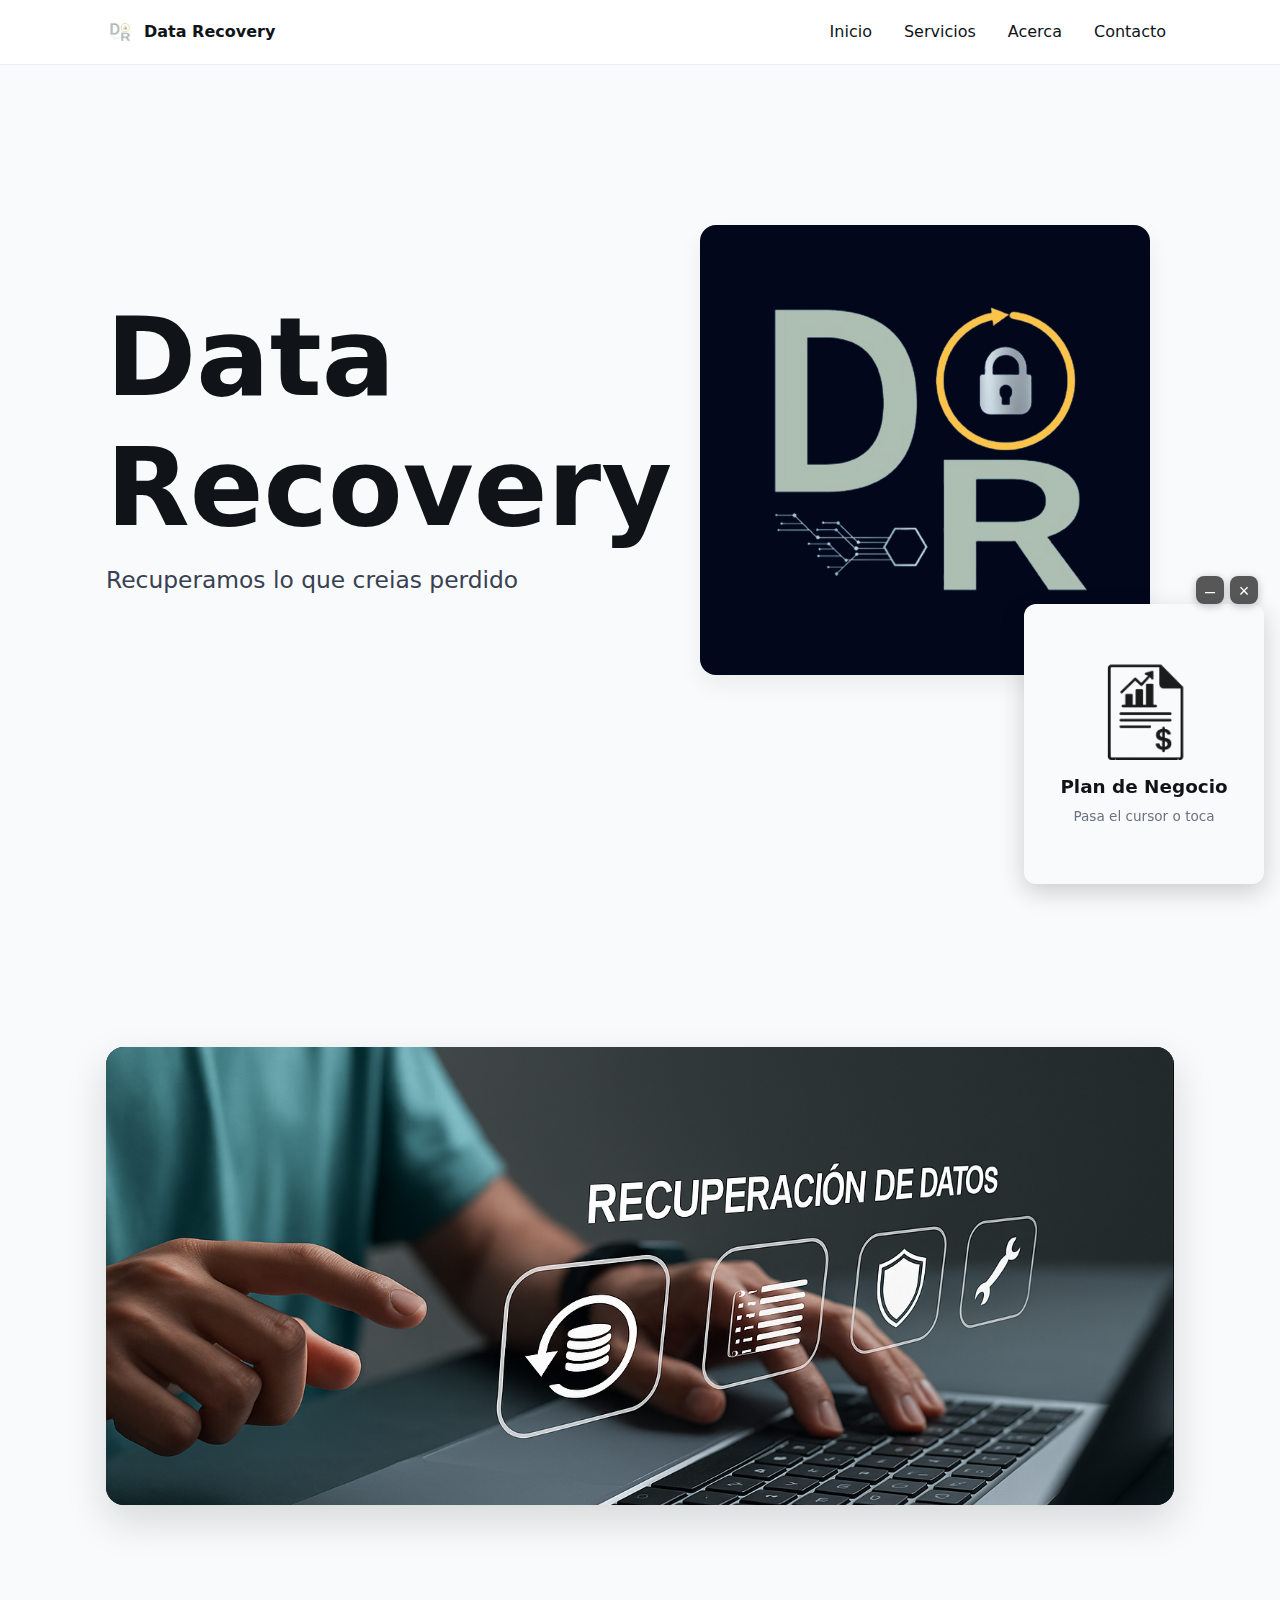
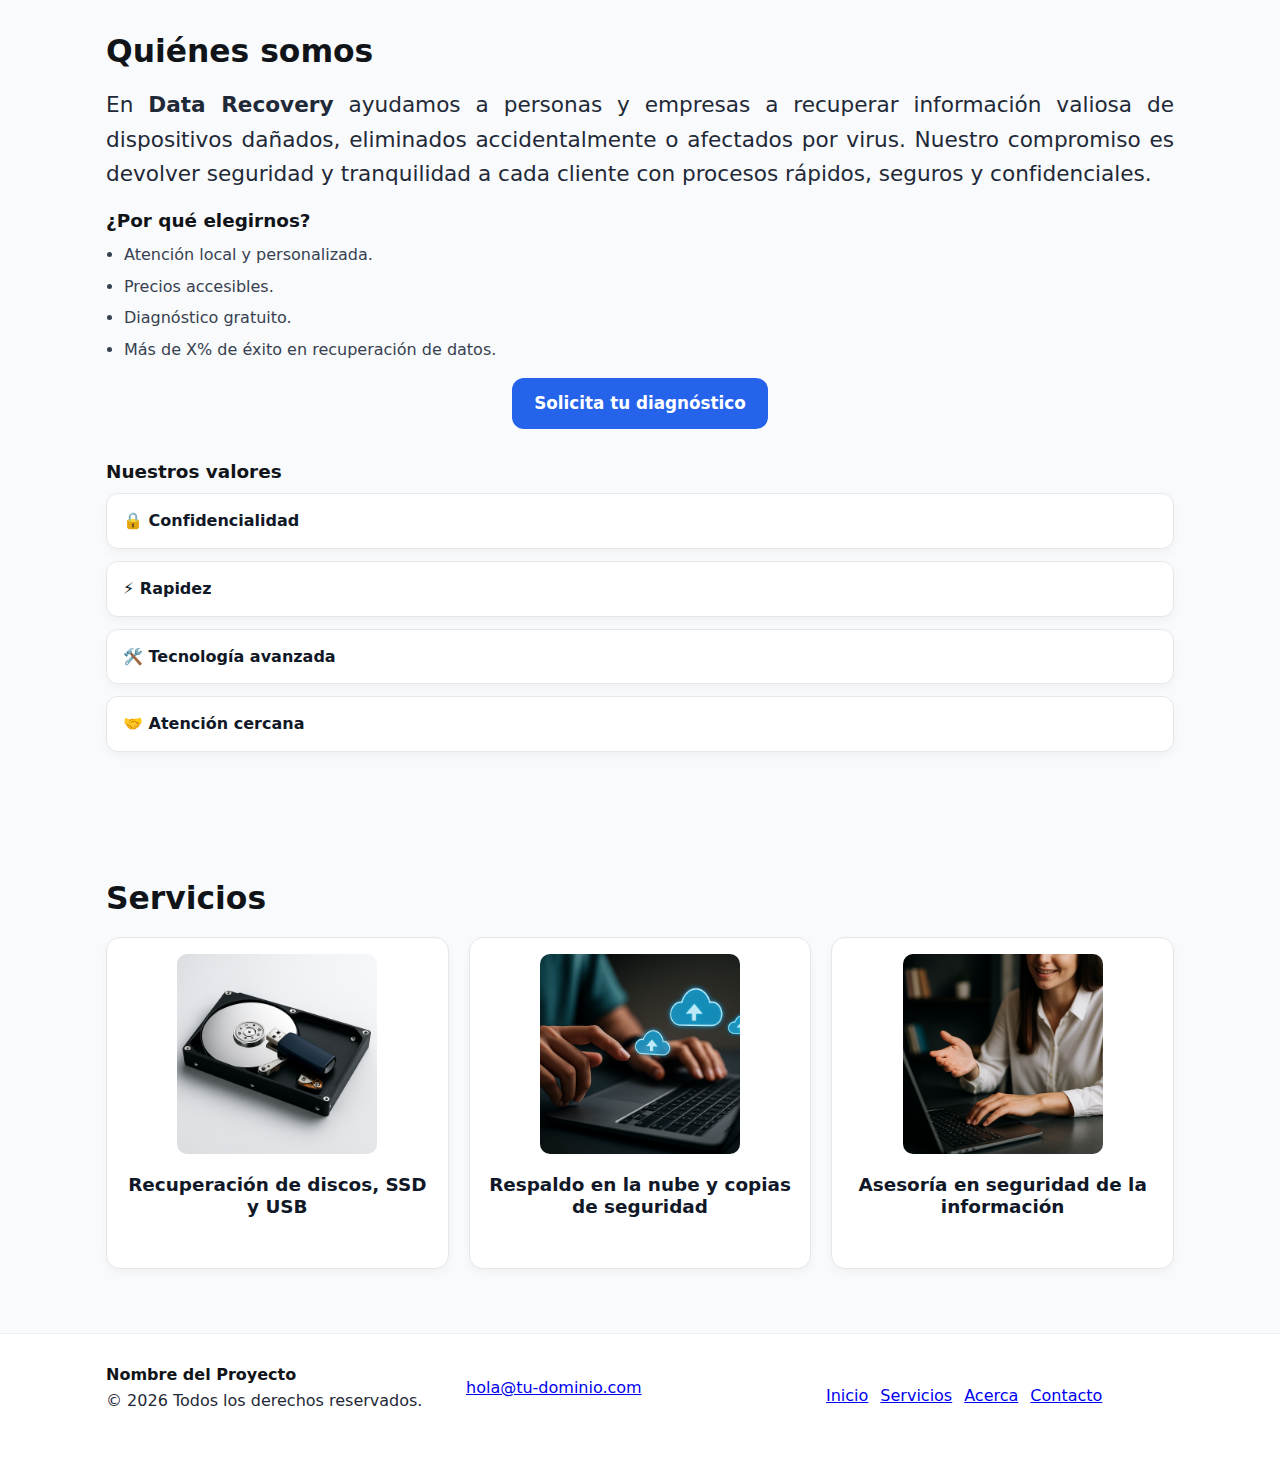
<file: index.html>
<!doctype html>
<html lang="es">
<head>
  <meta charset="utf-8" />
  <meta name="viewport" content="width=device-width, initial-scale=1" />
  <title>Data Recovery — Inicio</title>
  <meta name="description" content="Sitio web rápido, responsivo y optimizado para SEO con excelente experiencia de usuario." />
  <link rel="preload" href="styles.css" as="style" />
  <link rel="stylesheet" href="styles.css" />
  <link rel="icon" href="favicon.ico" />
</head>
<body>
  <a class="skip-link" href="#contenido">Saltar al contenido</a>
  <header class="site-header">
    <div class="container nav">
      <a class="brand" href="index.html" aria-label="Inicio">
        <img src="imagenes/logo.png" alt="" width="28" height="28" />
        <span>Data Recovery</span>
      </a>
      <button class="nav-toggle" aria-expanded="false" aria-controls="menu">☰</button>
      <nav id="menu" class="menu" aria-label="Principal">
        <ul>
          <li><a href="index.html" aria-current="page">Inicio</a></li>
          <li><a href="servicios.html">Servicios</a></li>
          <li><a href="acerca.html">Acerca</a></li>
          <li><a href="contacto.html">Contacto</a></li>
        </ul>
      </nav>
    </div>
  </header>

  <main id="contenido">
    <section class="section hero">
      <div class="container grid-2">
        <div>
          <h1 class="hero-title">Data Recovery</h1>
          <p class="hero-subtitle">Recuperamos lo que creias perdido</p>
         
        </div>
        <div>
          <img class="hero-img" src="imagenes/logocf.png" alt="Vista previa del sitio" loading="lazy">
        </div>
      </div>
    </section>

<!-- Tarjeta interactiva del Plan de Negocio 
<div class="card-flip">
  <div class="card-inner">
    <div class="card-front">
      <img src="imagenes/plan_negocio_portada.png" alt="Plan de Negocio" class="card-img">
      <h3>Plan de Negocio</h3>
    </div>
    <div class="card-back">
      <h3>Plan de Negocio</h3>
      <p>Puedes revisar o descargar nuestro plan de negocio completo.</p>
      <a href="plan_negocio.pdf" target="_blank" class="btn-card">📄 Ver PDF</a>
      <a href="plan_negocio.pdf" download class="btn-card secondary">⬇️ Descargar</a>
    </div>
  </div>
</div>
-->
 <section class="section">
  <div class="container">
    <figure class="hero-card">
      <picture>
        <!-- Desktop grande -->
        <source
          media="(min-width: 1200px)"
          srcset="imagenes/hero.png" />

        <!-- Laptop / tablet -->
        <source
          media="(min-width: 700px)"
          srcset="imagenes/hero1.png" />

        <!-- Móvil -->
        <img
          class="img-hero-main"
          src="imagenes/hero2.png"
          alt="Proceso de recuperación de datos en laptop con iconos de seguridad"
          decoding="async" />
      </picture>
    </figure>
  </div>
</section>

   <!-- Intro Empresa -->
<section class="section" aria-labelledby="quienes-title">
  <div class="container">
    <h2 id="quienes-title">Quiénes somos</h2>
    <p class="lead justificado">
      En <strong>Data Recovery</strong> ayudamos a personas y empresas a recuperar información valiosa
      de dispositivos dañados, eliminados accidentalmente o afectados por virus. Nuestro compromiso
      es devolver seguridad y tranquilidad a cada cliente con procesos rápidos, seguros y confidenciales.
    </p>

    <h3 style="margin-top:18px;">¿Por qué elegirnos?</h3>
    <ul class="why-list justificado">
      <li>Atención local y personalizada.</li>
      <li>Precios accesibles.</li>
      <li>Diagnóstico gratuito.</li>
      <li>Más de X% de éxito en recuperación de datos.</li>
    </ul>

    <div class="btn-center">
  <a href="contacto.html" class="btn diagnostico">Solicita tu diagnóstico</a>
</div>

    <h3 style="margin-top:32px;">Nuestros valores</h3>
    <ul class="valores-list" role="list">
      <li class="valor-item">
        <a href="acerca.html" class="valor-link">
          <span class="valor-titulo">🔒 Confidencialidad</span>
          <span class="cta">Saber más →</span>
        </a>
      </li>
      <li class="valor-item">
        <a href="acerca.html" class="valor-link">
          <span class="valor-titulo">⚡ Rapidez</span>
          <span class="cta">Saber más →</span>
        </a>
      </li>
      <li class="valor-item">
        <a href="acerca.html" class="valor-link">
          <span class="valor-titulo">🛠️ Tecnología avanzada</span>
          <span class="cta">Saber más →</span>
        </a>
      </li>
      <li class="valor-item">
        <a href="acerca.html" class="valor-link">
          <span class="valor-titulo">🤝 Atención cercana</span>
          <span class="cta">Saber más →</span>
        </a>
      </li>
    </ul>
  </div>
</section>

<!-- Servicios (cards horizontales con imagen) -->
<section class="section" aria-labelledby="servicios-home-title">
  <div class="container">
    <h2 id="servicios-home-title">Servicios</h2>

    <div class="servicios-cards">
      <!-- Servicio 1 -->
      <a href="servicios.html" class="servicio-card">
        <img class="servicio-thumb" src="imagenes/serv_recuperacion.png" alt="Recuperación de discos y USB" loading="lazy">
        <h3 class="servicio-titulo">Recuperación de discos, SSD y USB</h3>
        <span class="servicio-cta">Saber más →</span>
      </a>

      <!-- Servicio 2 -->
      <a href="servicios.html" class="servicio-card">
        <img class="servicio-thumb" src="imagenes/serv_nube.png" alt="Respaldo en la nube" loading="lazy">
        <h3 class="servicio-titulo">Respaldo en la nube y copias de seguridad</h3>
        <span class="servicio-cta">Saber más →</span>
      </a>

      <!-- Servicio 3 -->
      <a href="servicios.html" class="servicio-card">
        <img class="servicio-thumb" src="imagenes/serv_seguridad.png" alt="Asesoría en seguridad" loading="lazy">
        <h3 class="servicio-titulo">Asesoría en seguridad de la información</h3>
        <span class="servicio-cta">Saber más →</span>
      </a>
    </div>
  </div>
</section>


  <footer class="site-footer">
    <div class="container footer-grid">
      <div><strong>Nombre del Proyecto</strong><p>© <span id="year"></span> Todos los derechos reservados.</p></div>
      <address><p><a href="mailto:hola@tu-dominio.com">hola@tu-dominio.com</a></p></address>
      <nav aria-label="Secundario">
        <a href="index.html">Inicio</a>
        <a href="servicios.html">Servicios</a>
        <a href="acerca.html">Acerca</a>
        <a href="contacto.html">Contacto</a>
      </nav>
    </div>
  </footer>

  <script>
    const toggle=document.querySelector('.nav-toggle');const menu=document.getElementById('menu');
    toggle?.addEventListener('click',()=>{const expanded=toggle.getAttribute('aria-expanded')==='true';toggle.setAttribute('aria-expanded',String(!expanded));menu.classList.toggle('open');});
    document.getElementById('year').textContent=new Date().getFullYear();
  </script>
  
    <script>
document.addEventListener('DOMContentLoaded', () => {
  const widget   = document.getElementById('plan-widget');
  const planCard = document.getElementById('plan-card');
  const btnMin   = document.getElementById('plan-min');
  const btnClose = document.getElementById('plan-close');
  const btnChip  = document.getElementById('plan-chip');

  if (!widget || !planCard || !btnMin || !btnClose || !btnChip) {
    console.warn('Widget Plan: faltan elementos en el DOM');
    return;
  }

  // Evitar que el click en los botones dispare el flip
  [btnMin, btnClose, btnChip].forEach(b=>{
    b.addEventListener('click', e => e.stopPropagation());
  });

  // Flip por click en touch/pantalla pequeña
  planCard.addEventListener('click', () => {
    if (matchMedia('(hover: none)').matches || window.innerWidth < 900) {
      planCard.classList.toggle('flipped');
    }
  });

  // Restaurar estado
  const state = localStorage.getItem('planWidgetState'); // 'min' | 'hide' | ''
  if (state === 'min')  widget.classList.add('is-minimized');
  if (state === 'hide') widget.classList.add('is-hidden');

  // Minimizar
  btnMin.addEventListener('click', () => {
    widget.classList.toggle('is-minimized');
    localStorage.setItem('planWidgetState',
      widget.classList.contains('is-minimized') ? 'min' : '');
  });

  // Mostrar desde la pastilla
  btnChip.addEventListener('click', () => {
    widget.classList.remove('is-minimized');
    localStorage.setItem('planWidgetState','');
  });

  // Cerrar
  btnClose.addEventListener('click', () => {
    widget.classList.add('is-hidden');
    localStorage.setItem('planWidgetState','hide');
  });
});
</script>
  
  <!-- WIDGET FLOTANTE – PLAN DE NEGOCIO (VERSIÓN FUNCIONAL) -->
<div class="plan-widget" id="plan-widget" aria-live="polite">
  <div class="plan-controls">
    <button class="plan-min" id="plan-min" title="Minimizar">–</button>
    <button class="plan-close" id="plan-close" title="Cerrar">×</button>
  </div>

  <div class="card-flip plan-card" id="plan-card" role="button" aria-label="Plan de negocio">
    <div class="card-inner">
      <div class="card-front">
        <img src="imagenes/plan_negocio_portada.png" alt="Plan de Negocio" class="card-img">
        <h3>Plan de Negocio</h3>
        <span class="hint">Pasa el cursor o toca</span>
      </div>
      <div class="card-back">
        <h3>Plan de Negocio</h3>
        <p>Revisar o descargar el PDF.</p>
        <a href="plan_negocio.pdf" target="_blank" class="btn-card">📄 Ver PDF</a>
        <a href="plan_negocio.pdf" download class="btn-card secondary">⬇️ Descargar</a>
      </div>
    </div>
  </div>

  <!-- Pastilla cuando está minimizado -->
  <button class="plan-chip" id="plan-chip" title="Mostrar Plan">📄 Plan de negocio</button>
</div>

</body>




  <!-- Estado minimizado -->
  <button class="plan-chip" id="plan-chip" aria-label="Abrir Plan de negocio">
    📄 Plan de negocio
  </button>
</div>
</html>
</file>
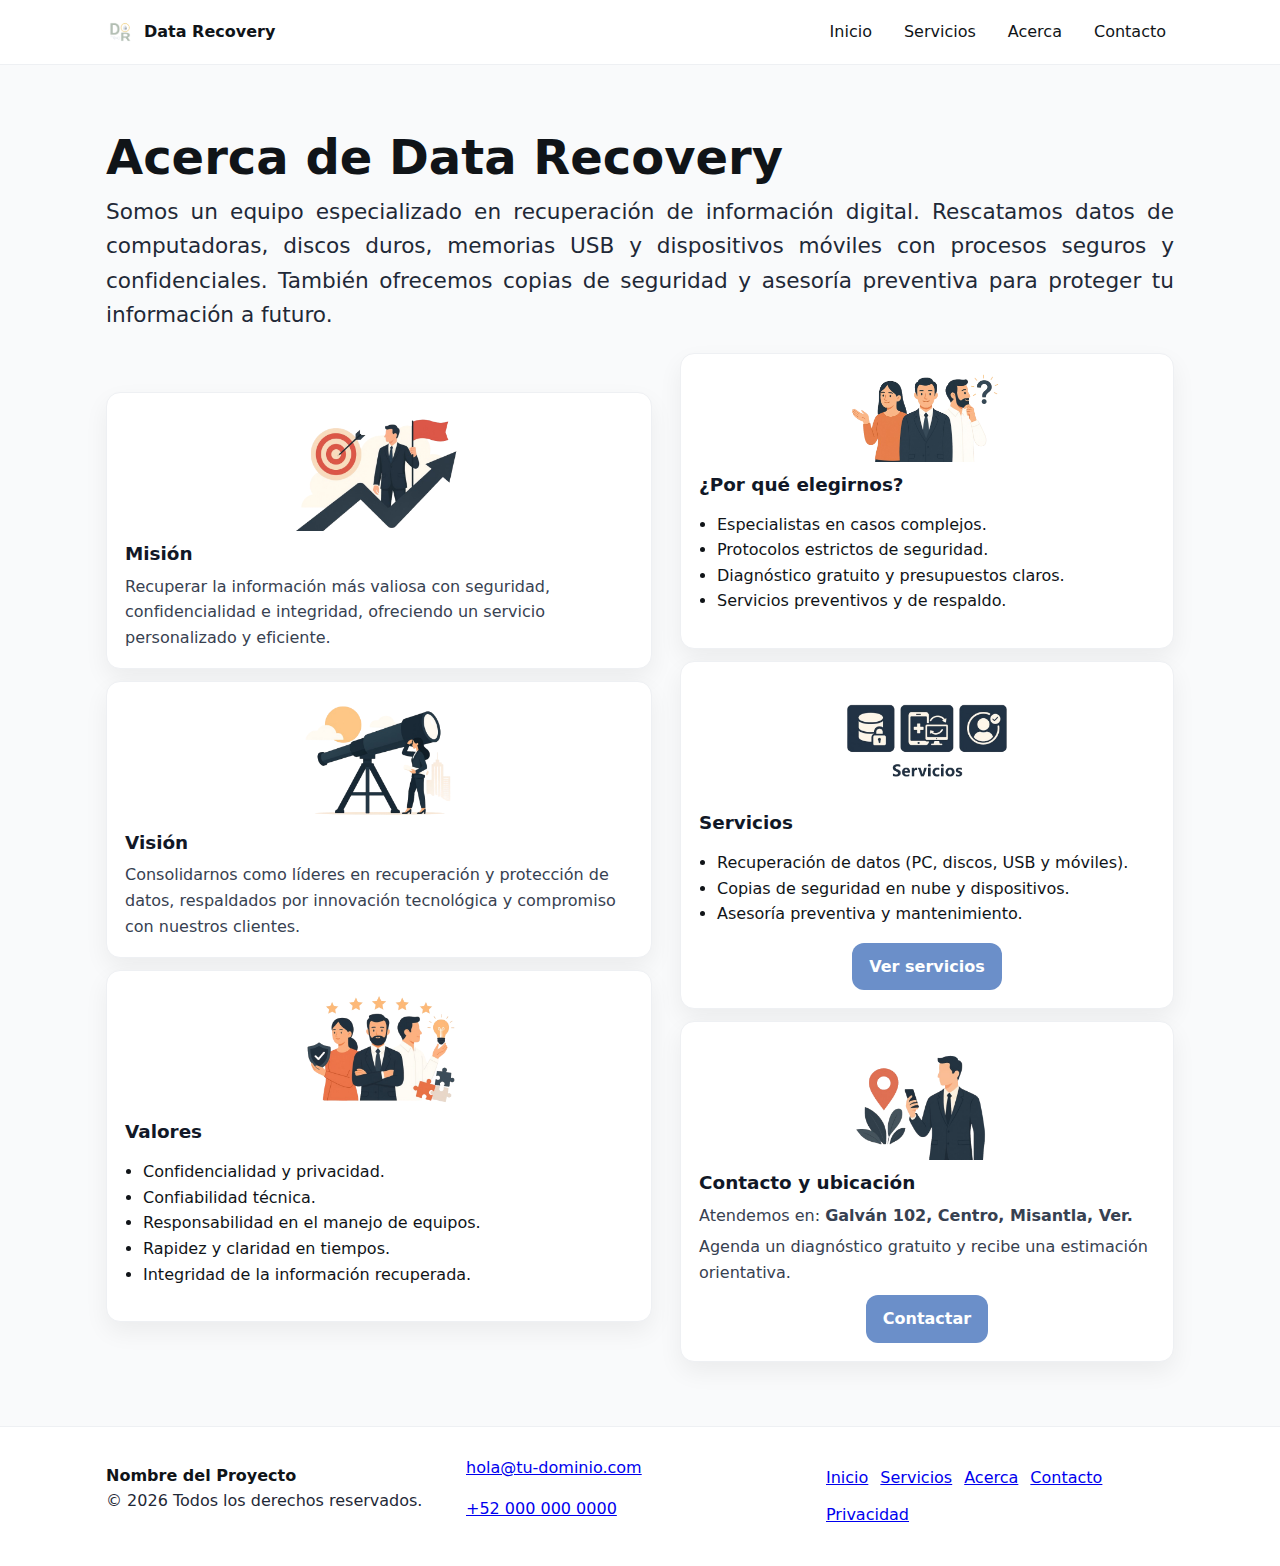
<file: acerca.html>
<!doctype html>
<html lang="es">
<head>
  <meta charset="utf-8" />
  <meta name="viewport" content="width=device-width, initial-scale=1" />
  <title>Acerca — Nombre del Proyecto</title>
  <meta name="description" content="Acerca del proyecto: misión, visión y detalles técnicos." />
  <link rel="preload" href="styles.css" as="style" />
  <link rel="stylesheet" href="styles.css" />
  <link rel="icon" href="favicon.ico" />
  <meta property="og:title" content="Acerca — Nombre del Proyecto" />
  <meta property="og:description" content="Conoce más sobre este proyecto web moderno y accesible." />
  <meta property="og:type" content="website" />
</head>
<body>
  <a class="skip-link" href="#contenido">Saltar al contenido</a>

  <header class="site-header">
    <div class="container nav">
      <a class="brand" href="index.html" aria-label="Inicio">
        <img src="imagenes/logo.png" alt="" width="28" height="28" />
        <span>Data Recovery</span>
      </a>
      <button class="nav-toggle" aria-expanded="false" aria-controls="menu">☰</button>
      <nav id="menu" class="menu" aria-label="Principal">
        <ul>
          <li><a href="index.html">Inicio</a></li>
          <li><a href="servicios.html">Servicios</a></li>
          <li><a aria-current="page" href="acerca.html">Acerca</a></li>
          <li><a href="contacto.html">Contacto</a></li>
        </ul>
      </nav>
    </div>
  </header>

  <main id="contenido">
<section class="section" id="acerca">
  <div class="container">
    <h1>Acerca de Data Recovery</h1>
   
    <p class="lead justificado">
      Somos un equipo especializado en recuperación de información digital. Rescatamos datos de computadoras,
      discos duros, memorias USB y dispositivos móviles con procesos seguros y confidenciales. También ofrecemos
      copias de seguridad y asesoría preventiva para proteger tu información a futuro.
    </p>

    <div class="grid-2" style="margin-top:20px;">
      <!-- Columna Izquierda -->
      <div>
        <article class="card">
          <img src="imagenes/mision.png" alt="Misión" class="img-center">
          <h3>Misión</h3>
          <p>Recuperar la información más valiosa con seguridad, confidencialidad e integridad,
             ofreciendo un servicio personalizado y eficiente.</p>
        </article>

        <article class="card" style="margin-top:12px;">
          <img src="imagenes/vision.png" alt="Visión" class="img-center">
          <h3>Visión</h3>
          <p>Consolidarnos como líderes en recuperación y protección de datos, respaldados por innovación
             tecnológica y compromiso con nuestros clientes.</p>
        </article>

        <article class="card" style="margin-top:12px;">
          <img src="imagenes/valores.png" alt="Valores" class="img-center">
          <h3>Valores</h3>
          <ul class="list">
            <li>Confidencialidad y privacidad.</li>
            <li>Confiabilidad técnica.</li>
            <li>Responsabilidad en el manejo de equipos.</li>
            <li>Rapidez y claridad en tiempos.</li>
            <li>Integridad de la información recuperada.</li>
          </ul>
        </article>
      </div>

      <!-- Columna Derecha -->
      <div>
        <article class="card">
          <img src="imagenes/diferencia.png" alt="Por qué elegirnos" class="img-center">
          <h3>¿Por qué elegirnos?</h3>
          <ul class="list">
            <li>Especialistas en casos complejos.</li>
            <li>Protocolos estrictos de seguridad.</li>
            <li>Diagnóstico gratuito y presupuestos claros.</li>
            <li>Servicios preventivos y de respaldo.</li>
          </ul>
        </article>

        <article class="card" style="margin-top:12px;">
          <img src="imagenes/servicios.png" alt="Servicios" class="img-center">
          <h3>Servicios</h3>
          <ul class="list">
            <li>Recuperación de datos (PC, discos, USB y móviles).</li>
            <li>Copias de seguridad en nube y dispositivos.</li>
            <li>Asesoría preventiva y mantenimiento.</li>
          </ul>
          <div class="btn-center" style="margin-top:10px;">
            <a class="btn primary" href="servicios.html">Ver servicios</a>
          </div>
        </article>

        <article class="card" style="margin-top:12px;">
          <img src="imagenes/contacto.png" alt="Contacto" class="img-center">
          <h3>Contacto y ubicación</h3>
          <p>Atendemos en: <strong>Galván 102, Centro, Misantla, Ver.</strong></p>
          <p class="help">Agenda un diagnóstico gratuito y recibe una estimación orientativa.</p>
          <div class="btn-center" style="margin-top:10px;">
            <a class="btn primary" href="contacto.html">Contactar</a>
          </div>
        </article>
      </div>
    </div>
  </div>
</section>


  </main>

  <footer class="site-footer">
    <div class="container footer-grid">
      <div>
        <strong>Nombre del Proyecto</strong>
        <p>© <span id="year"></span> Todos los derechos reservados.</p>
      </div>
      <address>
        <p><a href="mailto:hola@tu-dominio.com">hola@tu-dominio.com</a></p>
        <p><a href="tel:+520000000000">+52 000 000 0000</a></p>
      </address>
      <nav aria-label="Secundario">
        <a href="index.html">Inicio</a>
        <a href="servicios.html">Servicios</a>
        <a href="acerca.html" aria-current="page">Acerca</a>
        <a href="contacto.html">Contacto</a>
        <a href="/aviso-privacidad.html">Privacidad</a>
      </nav>
    </div>
  </footer>

  <script>
    const toggle = document.querySelector('.nav-toggle');
    const menu = document.getElementById('menu');
    toggle?.addEventListener('click', () => {
      const expanded = toggle.getAttribute('aria-expanded') === 'true';
      toggle.setAttribute('aria-expanded', String(!expanded));
      menu.classList.toggle('open');
    });
    document.getElementById('year').textContent = new Date().getFullYear();
  </script>
</body>
</html>
</file>
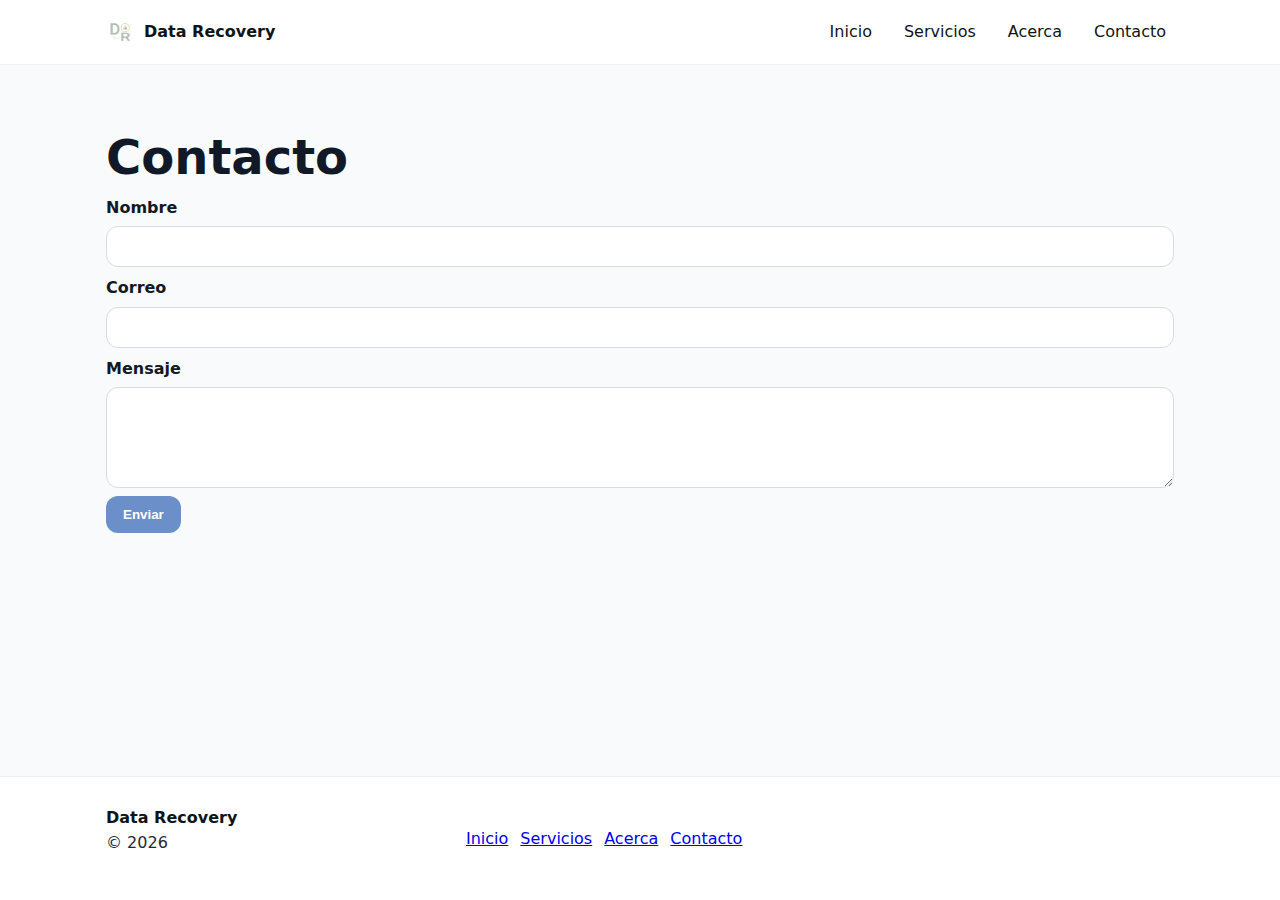
<file: contacto.html>
<!doctype html>
<html lang="es">
<head>
  <meta charset="utf-8" />
  <meta name="viewport" content="width=device-width, initial-scale=1" />
  <title>Contacto — Data Recovery</title>
  <link rel="stylesheet" href="styles.css" />
  <style>
    /* Estilo del popup */
    .popup-overlay {
      position: fixed;
      top: 0; left: 0;
      width: 100%; height: 100%;
      background: rgba(0, 0, 0, 0.5);
      display: none;
      align-items: center;
      justify-content: center;
      z-index: 999;
    }

    .popup {
      background: #fff;
      border-radius: 12px;
      padding: 2em;
      text-align: center;
      max-width: 350px;
      width: 90%;
      box-shadow: 0 4px 15px rgba(0,0,0,0.2);
      animation: popupIn 0.3s ease;
    }

    .popup h2 {
      margin-bottom: 0.5em;
      color: #2c7a2c;
    }

    .popup p {
      color: #333;
      margin-bottom: 1em;
    }

    .popup button {
      background: #2c7a2c;
      color: white;
      border: none;
      padding: 0.6em 1.2em;
      border-radius: 6px;
      cursor: pointer;
      font-size: 1em;
      transition: background 0.2s;
    }

    .popup button:hover {
      background: #256b25;
    }

    @keyframes popupIn {
      from { transform: scale(0.8); opacity: 0; }
      to { transform: scale(1); opacity: 1; }
    }
  </style>
</head>
<body>
  <a class="skip-link" href="#contenido">Saltar al contenido</a>
  <header class="site-header">
    <div class="container nav">
      <a class="brand" href="index.html">
        <img src="imagenes/logo.png" alt="" width="28" height="28">
        <span>Data Recovery</span>
      </a>
      <button class="nav-toggle" aria-expanded="false" aria-controls="menu">☰</button>
      <nav id="menu" class="menu" aria-label="Principal">
        <ul>
          <li><a href="index.html">Inicio</a></li>
          <li><a href="servicios.html">Servicios</a></li>
          <li><a href="acerca.html">Acerca</a></li>
          <li><a href="contacto.html" aria-current="page">Contacto</a></li>
        </ul>
      </nav>
    </div>
  </header>

  <main id="contenido">
    <section class="section alt">
      <div class="container">
        <h1>Contacto</h1>

        <!-- Formulario conectado a Formspree -->
        <form 
          action="https://formspree.io/f/mnngoppk" 
          method="POST" 
          class="form" 
          id="contact-form"
        >
          <label>
            <span>Nombre</span>
            <input type="text" name="nombre" required>
          </label>
          <label>
            <span>Correo</span>
            <input type="email" name="correo" required>
          </label>
          <label>
            <span>Mensaje</span>
            <textarea name="mensaje" rows="5" required></textarea>
          </label>
          <button class="btn primary" type="submit">Enviar</button>
        </form>

      </div>
    </section>
  </main>

  <footer class="site-footer">
    <div class="container footer-grid">
      <div>
        <strong>Data Recovery</strong>
        <p>© <span id="year"></span></p>
      </div>
      <nav aria-label="Secundario">
        <a href="index.html">Inicio</a>
        <a href="servicios.html">Servicios</a>
        <a href="acerca.html">Acerca</a>
        <a href="contacto.html">Contacto</a>
      </nav>
    </div>
  </footer>

  <!-- Popup -->
  <div class="popup-overlay" id="popup-overlay">
    <div class="popup">
      <h2>✅ ¡Mensaje enviado!</h2>
      <p>Gracias por contactarnos. Te responderemos pronto.</p>
      <button id="close-popup">Cerrar</button>
    </div>
  </div>

  <script>
    document.getElementById('year').textContent = new Date().getFullYear();

    const form = document.getElementById('contact-form');
    const popupOverlay = document.getElementById('popup-overlay');
    const closePopup = document.getElementById('close-popup');

    form.addEventListener('submit', async (e) => {
      e.preventDefault();
      const formData = new FormData(form);

      const response = await fetch(form.action, {
        method: form.method,
        body: formData,
        headers: { 'Accept': 'application/json' }
      });

      if (response.ok) {
        popupOverlay.style.display = 'flex'; // muestra popup
        form.reset();
      } else {
        alert("❌ Hubo un error al enviar el mensaje. Inténtalo de nuevo.");
      }
    });

    // Cerrar el popup
    closePopup.addEventListener('click', () => {
      popupOverlay.style.display = 'none';
    });

    // Cerrar popup al hacer clic fuera de la caja
    popupOverlay.addEventListener('click', (e) => {
      if (e.target === popupOverlay) popupOverlay.style.display = 'none';
    });
  </script>
</body>
</html>
</file>
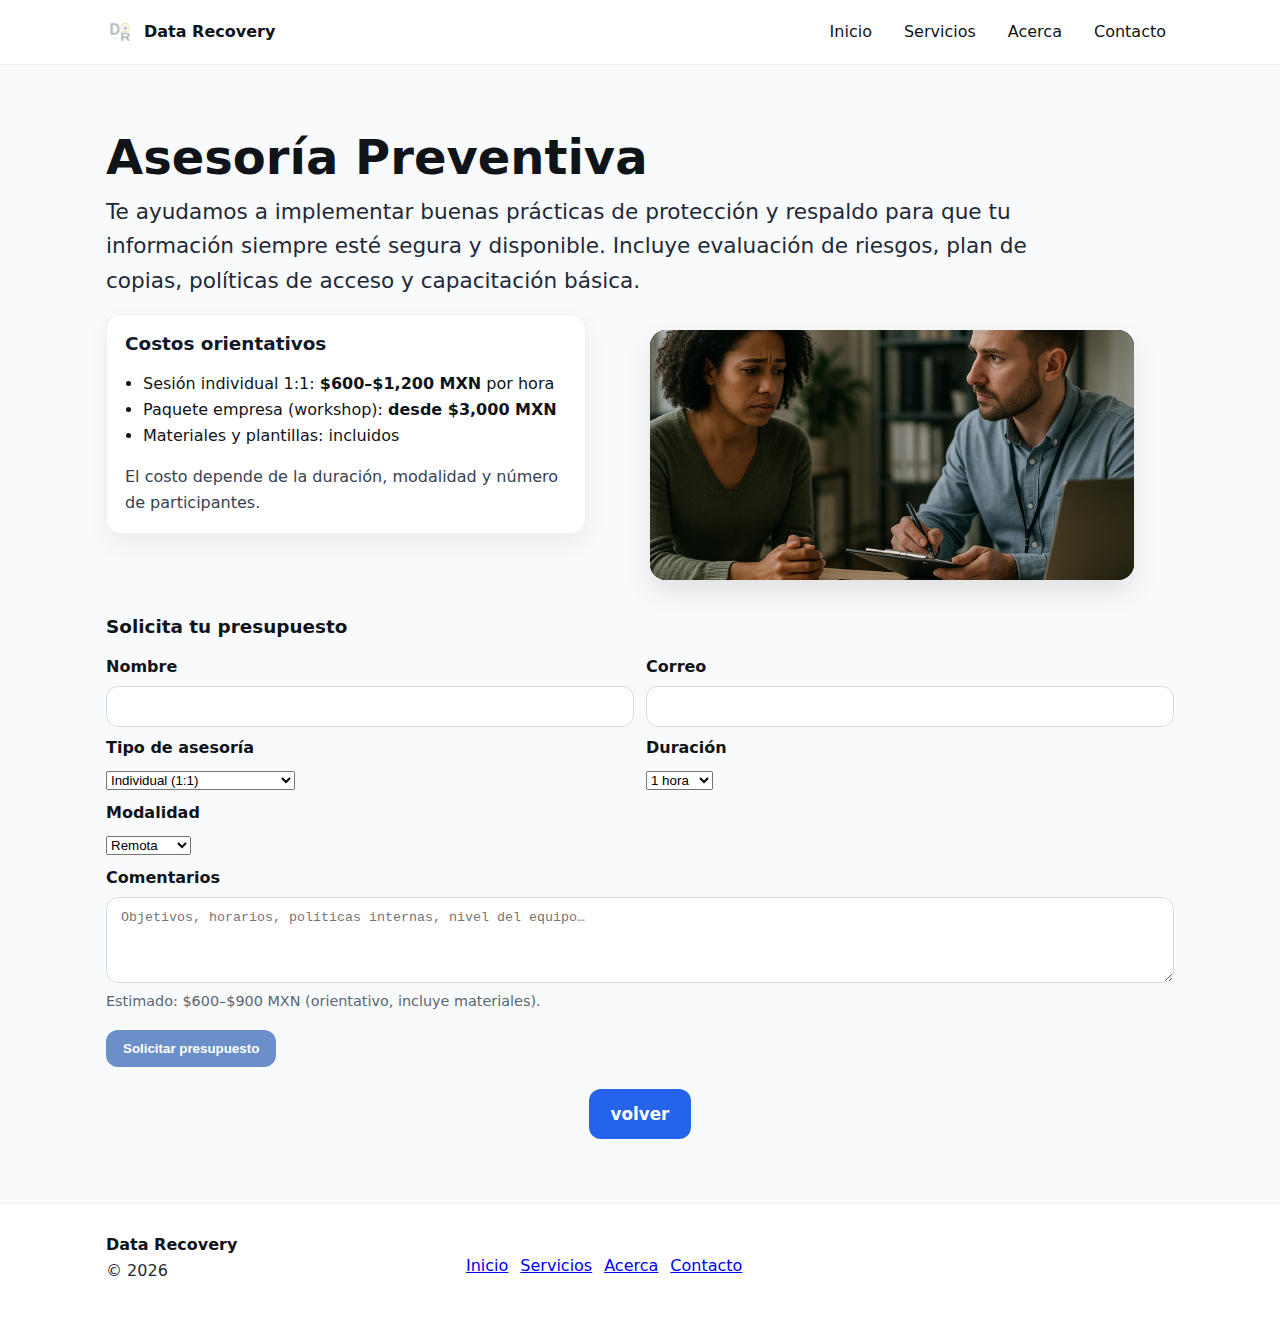
<file: servicio-asesoria.html>
<!doctype html>
<html lang="es">
<head>
  <meta charset="utf-8">
  <meta name="viewport" content="width=device-width, initial-scale=1">
  <title>Asesoría Preventiva — Data Recovery</title>
  <link rel="stylesheet" href="styles.css">
  <style>
    /* Popup bonito (consistente con tus otras páginas) */
    .popup-overlay { position: fixed; inset: 0; background: rgba(0,0,0,.5); display: none; align-items: center; justify-content: center; z-index: 999; }
    .popup { background:#fff; border-radius:12px; padding:2em; text-align:center; max-width:350px; width:90%; box-shadow:0 4px 15px rgba(0,0,0,.2); animation: popupIn .3s ease; }
    .popup h2 { color:#2563eb; margin-bottom:.5em; }
    .popup p { color:#333; margin-bottom:1em; }
    .popup button { background:#2563eb; color:#fff; border:0; padding:.6em 1.2em; border-radius:6px; cursor:pointer; font-size:1em; }
    .popup button:hover { background:#1e4fd1; }
    @keyframes popupIn { from { transform:scale(.8); opacity:0; } to { transform:scale(1); opacity:1; } }

    /* Honeypot accesible y oculto */
    .hp-wrap { position:absolute; left:-9999px; width:1px; height:1px; overflow:hidden; }
  </style>
</head>
<body>
<header class="site-header">
  <div class="container nav">
    <a class="brand" href="index.html">
      <img src="imagenes/logo.png" alt="" width="28" height="28">
      <span>Data Recovery</span>
    </a>
    <button class="nav-toggle" aria-expanded="false" aria-controls="menu">☰</button>
    <nav id="menu" class="menu" aria-label="Principal">
      <ul>
        <li><a href="index.html">Inicio</a></li>
        <li><a href="servicios.html" aria-current="page">Servicios</a></li>
        <li><a href="acerca.html">Acerca</a></li>
        <li><a href="contacto.html">Contacto</a></li>
      </ul>
    </nav>
  </div>
</header>

<main id="contenido">
  <section class="section">
    <div class="container">
      <h1>Asesoría Preventiva</h1>
      <p class="lead" style="color:#1f2937;max-width:70ch">
        Te ayudamos a implementar buenas prácticas de protección y respaldo para que tu información
        siempre esté segura y disponible. Incluye evaluación de riesgos, plan de copias, políticas
        de acceso y capacitación básica.
      </p>

      <div class="service-intro" style="margin-top:16px;">
        <article class="card">
          <h3>Costos orientativos</h3>
          <ul class="list">
            <li>Sesión individual 1:1: <strong>$600–$1,200 MXN</strong> por hora</li>
            <li>Paquete empresa (workshop): <strong>desde $3,000 MXN</strong></li>
            <li>Materiales y plantillas: incluidos</li>
          </ul>
          <p class="help">El costo depende de la duración, modalidad y número de participantes.</p>
        </article>
        <figure class="service-illustration">
          <img src="imagenes/serv_ase.png" alt="Asesoría preventiva" loading="lazy" decoding="async">
        </figure>
      </div>

      <h3 style="margin-top:20px;">Solicita tu presupuesto</h3>
      <!-- Formspree + honeypot + origen + subject + estimado_texto -->
      <form class="form" id="form-presu" action="https://formspree.io/f/mnngoppk" method="POST">
        <!-- origen de la página -->
        <input type="hidden" name="origen" value="asesoria_preventiva">
        <!-- subject dinámico (se completa en JS) -->
        <input type="hidden" name="_subject" id="subject-field" value="Solicitud: Asesoría Preventiva">
        <!-- estimado en texto (se completa en JS) -->
        <input type="hidden" name="estimado_texto" id="estimado-field" value="">
        <!-- honeypot anti-spam -->
        <div class="hp-wrap" aria-hidden="true">
          <label>Dejar vacío:
            <input type="text" name="campo_extra" tabindex="-1" autocomplete="off">
          </label>
        </div>

        <div class="grid-2">
          <label><span>Nombre</span><input name="nombre" required></label>
          <label><span>Correo</span><input name="correo" type="email" required></label>
        </div>

        <div class="grid-2">
          <label>
            <span>Tipo de asesoría</span>
            <select name="tipo" required>
              <option value="individual">Individual (1:1)</option>
              <option value="empresa">Empresa (equipo/workshop)</option>
            </select>
          </label>
          <label>
            <span>Duración</span>
            <select name="duracion" required>
              <option value="1h">1 hora</option>
              <option value="2h">2 horas</option>
              <option value="4h">4 horas</option>
            </select>
          </label>
        </div>

        <div class="grid-2">
          <label>
            <span>Modalidad</span>
            <select name="modalidad" required>
              <option value="remota">Remota</option>
              <option value="presencial">Presencial</option>
            </select>
          </label>
          <!-- 👇 le añadimos ID para poder mostrar/ocultar -->
          <label id="grupo-participantes">
            <span>Participantes</span>
            <select name="personas" required>
              <option value="1">1 persona</option>
              <option value="2a5">2–5</option>
              <option value="6a15">6–15</option>
              <option value="16mas">16 o más</option>
            </select>
          </label>
        </div>

        <label>
          <span>Comentarios</span>
          <textarea name="detalle" rows="4" placeholder="Objetivos, horarios, políticas internas, nivel del equipo…"></textarea>
        </label>

        <p class="help" id="estimado-ayuda">Estimado: —</p>
        <button class="btn primary" type="submit">Solicitar presupuesto</button>
      </form>
    </div>
    <div class="btn-center" style="margin-top:22px;">
      <a href="servicios.html" class="btn diagnostico">volver</a>
    </div>
  </section>
</main>

<footer class="site-footer">
  <div class="container footer-grid">
    <div><strong>Data Recovery</strong><p>© <span id="year"></span></p></div>
    <nav aria-label="Secundario">
      <a href="index.html">Inicio</a>
      <a href="servicios.html" aria-current="page">Servicios</a>
      <a href="acerca.html">Acerca</a>
      <a href="contacto.html">Contacto</a>
    </nav>
  </div>
</footer>

<!-- Popup -->
<div class="popup-overlay" id="popup-overlay">
  <div class="popup">
    <h2>✅ ¡Solicitud enviada!</h2>
    <p>Gracias por contactarnos. Te enviaremos tu presupuesto pronto.</p>
    <button id="close-popup">Cerrar</button>
  </div>
</div>

<script>
  // Menú móvil
  const toggle=document.querySelector('.nav-toggle'), menu=document.getElementById('menu');
  toggle?.addEventListener('click',()=>{ const e=toggle.getAttribute('aria-expanded')==='true'; toggle.setAttribute('aria-expanded',String(!e)); menu.classList.toggle('open'); });
  document.getElementById('year').textContent=new Date().getFullYear();

  // ===== Estimador Asesoría Preventiva =====
  const form=document.getElementById('form-presu');
  const ayuda=document.getElementById('estimado-ayuda');

  const tarifaHora = { individual: [600, 900], empresa: [900, 1200] };
  const factorDuracion = { "1h": 1.00, "2h": 1.90, "4h": 3.60 };
  const factorModalidad = { remota: 1.00, presencial: 1.20 };
  const factorPersonas = { "1": 1.00, "2a5": 1.15, "6a15": 1.30, "16mas": 1.55 };

  function calc(){
    const f = new FormData(form);
    const tipo = f.get('tipo'), dur = f.get('duracion'), mod = f.get('modalidad');

    // si es individual, fijamos "1" persona para el cálculo
    const ppl = (tipo === 'individual') ? '1' : f.get('personas');

    if(tarifaHora[tipo] && factorDuracion[dur] && factorModalidad[mod] && factorPersonas[ppl]){
      const [hMin, hMax] = tarifaHora[tipo];
      const min = Math.round(hMin * factorDuracion[dur] * factorModalidad[mod] * factorPersonas[ppl]);
      const max = Math.round(hMax * factorDuracion[dur] * factorModalidad[mod] * factorPersonas[ppl]);
      ayuda.textContent = `Estimado: $${min.toLocaleString()}–$${max.toLocaleString()} MXN (orientativo, incluye materiales).`;
    }
  }
  form?.addEventListener('change', calc);

  // ===== Mostrar/ocultar Participantes según tipo =====
  const selTipo = document.querySelector('select[name="tipo"]');
  const grupoParticipantes = document.getElementById('grupo-participantes');
  const selParticipantes = grupoParticipantes?.querySelector('select[name="personas"]');

  function actualizarParticipantes(){
    if (selTipo.value === 'individual') {
      // ocultar y desactivar
      grupoParticipantes.style.display = 'none';
      if (selParticipantes) {
        selParticipantes.disabled = true;
        selParticipantes.removeAttribute('required'); // evitar validación
        selParticipantes.value = '1'; // coherente con cálculo
      }
    } else {
      // mostrar y activar
      grupoParticipantes.style.display = '';
      if (selParticipantes) {
        selParticipantes.disabled = false;
        selParticipantes.setAttribute('required','required');
      }
    }
    calc(); // recalcular estimado al cambiar visibilidad
  }
  selTipo?.addEventListener('change', actualizarParticipantes);
  actualizarParticipantes(); // estado inicial

  // ===== Envío a Formspree + popup + honeypot =====
  const popupOverlay=document.getElementById('popup-overlay');
  const closePopup=document.getElementById('close-popup');

  form?.addEventListener('submit', async (e)=>{
    e.preventDefault();
    const data = new FormData(form);

    // Bloquear bots (honeypot)
    if ((data.get('campo_extra') || '').toString().trim() !== '') return;

    // Subject dinámico y estimado en oculto
    const tipo = data.get('tipo');
    const dur = data.get('duracion');
    const mod = data.get('modalidad');
    const ppl = (tipo === 'individual') ? '' : `, ${data.get('personas')}`;
    const est = (ayuda.textContent && ayuda.textContent.startsWith('Estimado')) ? ` | ${ayuda.textContent}` : '';
    const subject = `Solicitud: Asesoría (${tipo}, ${dur}, ${mod}${ppl})${est}`;

    document.getElementById('subject-field').value = subject;
    document.getElementById('estimado-field').value = ayuda.textContent || '';

    try {
      const response = await fetch(form.action, {
        method: form.method,
        body: data,
        headers: { 'Accept': 'application/json' }
      });
      if (response.ok) {
        popupOverlay.style.display='flex';
        form.reset();
        ayuda.textContent='Estimado: —';
        actualizarParticipantes(); // deja el estado consistente tras reset
      } else {
        alert("❌ Ocurrió un error al enviar el formulario. Inténtalo de nuevo.");
      }
    } catch (error) {
      alert("⚠️ No se pudo conectar con el servidor. Revisa tu conexión e intenta más tarde.");
    }
  });

  // Cerrar popup
  closePopup.addEventListener('click',()=>popupOverlay.style.display='none');
  popupOverlay.addEventListener('click',e=>{ if(e.target===popupOverlay) popupOverlay.style.display='none'; });
</script>
</body>
</html>
</file>
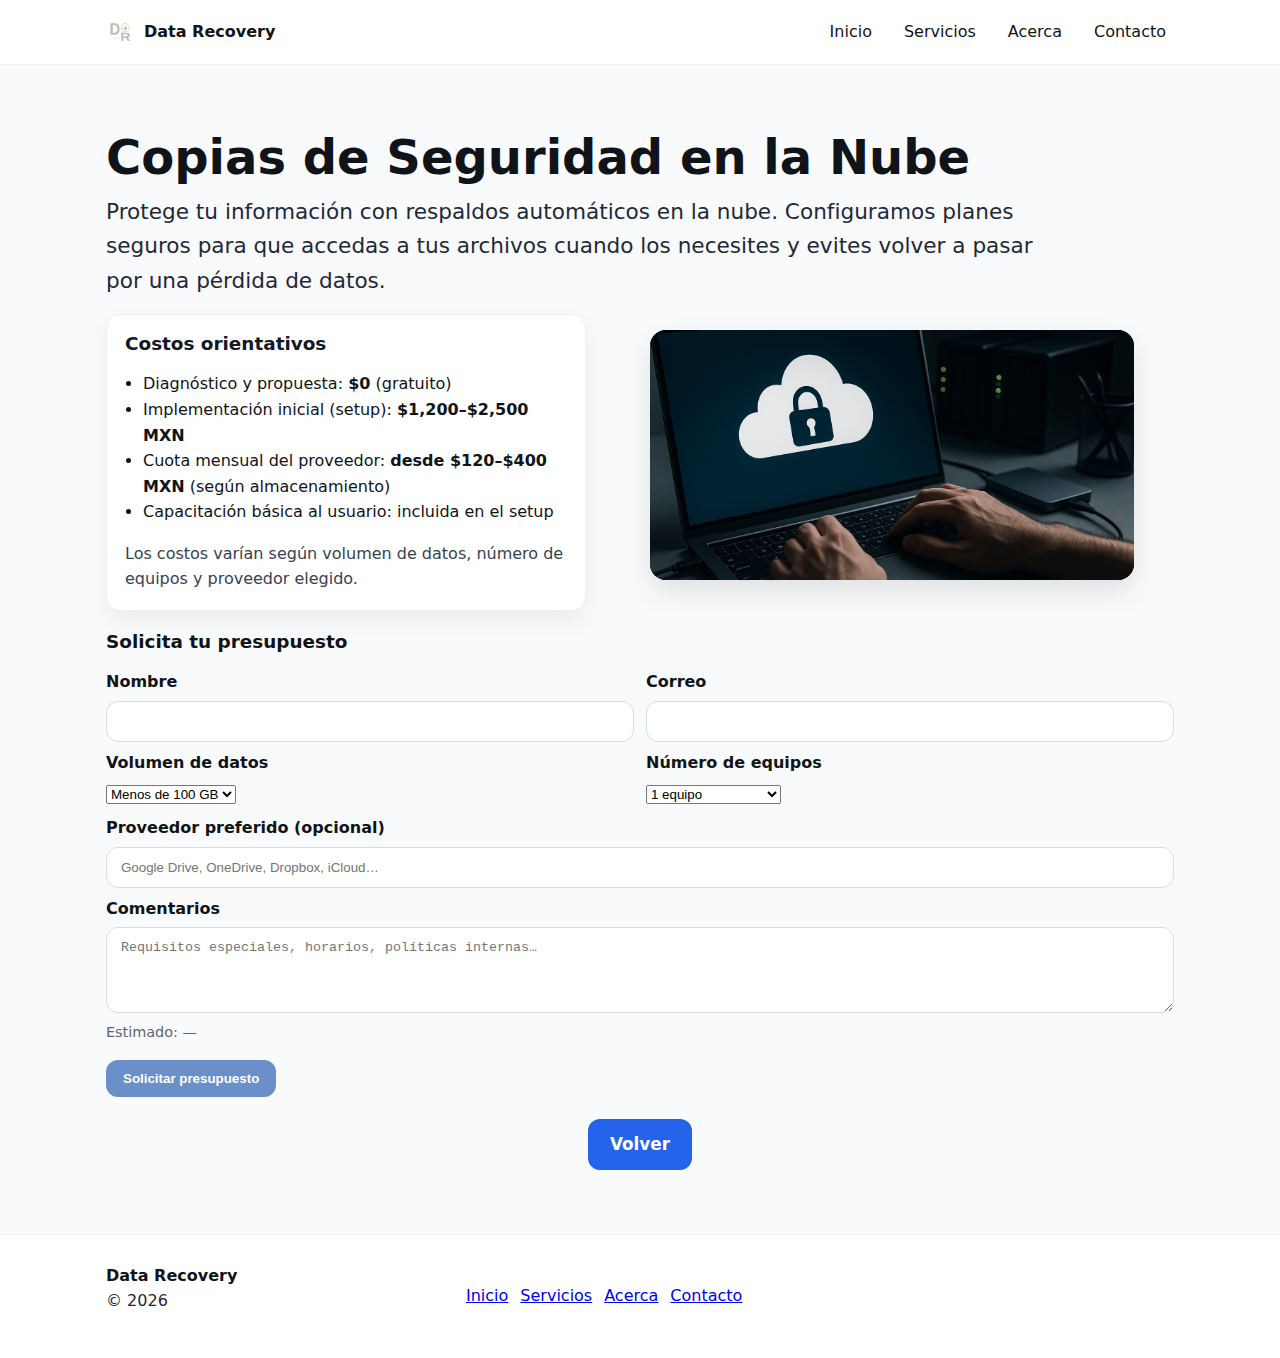
<file: servicio-nube.html>
<!doctype html>
<html lang="es">
<head>
  <meta charset="utf-8">
  <meta name="viewport" content="width=device-width, initial-scale=1">
  <title>Copias de Seguridad en la Nube — Data Recovery</title>
  <link rel="stylesheet" href="styles.css">
  <style>
    /* === Popup bonito (mismo estilo que en la otra página) === */
    .popup-overlay { position: fixed; inset: 0; background: rgba(0,0,0,0.5); display: none; align-items: center; justify-content: center; z-index: 999; }
    .popup { background: #fff; border-radius: 12px; padding: 2em; text-align: center; max-width: 350px; width: 90%; box-shadow: 0 4px 15px rgba(0,0,0,0.2); animation: popupIn .3s ease; }
    .popup h2 { color: #2563eb; margin-bottom: .5em; }
    .popup p  { color: #333; margin-bottom: 1em; }
    .popup button { background:#2563eb; color:#fff; border:0; padding:.6em 1.2em; border-radius:6px; cursor:pointer; font-size:1em; }
    .popup button:hover { background:#1e4fd1; }
    @keyframes popupIn { from { transform: scale(.8); opacity:0; } to { transform: scale(1); opacity:1; } }

    /* Honeypot oculto y accesible */
    .hp-wrap { position: absolute; left: -9999px; width: 1px; height: 1px; overflow: hidden; }
  </style>
</head>
<body>
<header class="site-header">
  <div class="container nav">
    <a class="brand" href="index.html">
      <img src="imagenes/logo.png" alt="" width="28" height="28">
      <span>Data Recovery</span>
    </a>
    <button class="nav-toggle" aria-expanded="false" aria-controls="menu">☰</button>
    <nav id="menu" class="menu" aria-label="Principal">
      <ul>
        <li><a href="index.html">Inicio</a></li>
        <li><a href="servicios.html" aria-current="page">Servicios</a></li>
        <li><a href="acerca.html">Acerca</a></li>
        <li><a href="contacto.html">Contacto</a></li>
      </ul>
    </nav>
  </div>
</header>

<main id="contenido">
  <section class="section">
    <div class="container">
      <h1>Copias de Seguridad en la Nube</h1>
      <p class="lead" style="color:#1f2937;max-width:70ch">
        Protege tu información con respaldos automáticos en la nube. Configuramos planes seguros para que accedas a tus archivos
        cuando los necesites y evites volver a pasar por una pérdida de datos.
      </p>

      <div class="service-intro" style="margin-top:16px;">
        <article class="card">
          <h3>Costos orientativos</h3>
          <ul class="list">
            <li>Diagnóstico y propuesta: <strong>$0</strong> (gratuito)</li>
            <li>Implementación inicial (setup): <strong>$1,200–$2,500 MXN</strong></li>
            <li>Cuota mensual del proveedor: <strong>desde $120–$400 MXN</strong> (según almacenamiento)</li>
            <li>Capacitación básica al usuario: incluida en el setup</li>
          </ul>
          <p class="help">Los costos varían según volumen de datos, número de equipos y proveedor elegido.</p>
        </article>
        <figure class="service-illustration">
          <img src="imagenes/serv_rec_n.png" alt="Respaldo en la nube" loading="lazy" decoding="async">
        </figure>
      </div>

      <h3 style="margin-top:20px;">Solicita tu presupuesto</h3>
      <!-- Form con Formspree + honeypot + origen -->
      <form class="form" id="form-presu"
            action="https://formspree.io/f/mnngoppk"
            method="POST">
        <!-- Campo oculto de origen -->
        <input type="hidden" name="origen" value="respaldo_nube">

        <!-- Honeypot anti-spam (dejar vacío) -->
        <div class="hp-wrap" aria-hidden="true">
          <label>Dejar este campo vacío:
            <input type="text" name="campo_extra" tabindex="-1" autocomplete="off">
          </label>
        </div>

        <div class="grid-2">
          <label><span>Nombre</span><input name="nombre" required></label>
          <label><span>Correo</span><input name="correo" type="email" required></label>
        </div>

        <div class="grid-2">
          <label>
            <span>Volumen de datos</span>
            <select name="volumen" required>
              <option value="menos100">Menos de 100 GB</option>
              <option value="100a500">100–500 GB</option>
              <option value="500a2000">500 GB–2 TB</option>
              <option value="mas2000">Más de 2 TB</option>
            </select>
          </label>
          <label>
            <span>Número de equipos</span>
            <select name="equipos" required>
              <option value="1">1 equipo</option>
              <option value="2a5">2–5 equipos</option>
              <option value="6a10">6–10 equipos</option>
              <option value="mas10">Más de 10 equipos</option>
            </select>
          </label>
        </div>

        <label>
          <span>Proveedor preferido (opcional)</span>
          <input name="proveedor" placeholder="Google Drive, OneDrive, Dropbox, iCloud…">
        </label>

        <label>
          <span>Comentarios</span>
          <textarea name="detalle" rows="4" placeholder="Requisitos especiales, horarios, políticas internas…"></textarea>
        </label>

        <p class="help" id="estimado-ayuda">Estimado: —</p>
        <button class="btn primary" type="submit">Solicitar presupuesto</button>
      </form>
    </div>
    <div class="btn-center" style="margin-top:22px;">
      <a href="servicios.html" class="btn diagnostico">Volver</a>
    </div>
  </section>
</main>

<footer class="site-footer">
  <div class="container footer-grid">
    <div><strong>Data Recovery</strong><p>© <span id="year"></span></p></div>
    <nav aria-label="Secundario">
      <a href="index.html">Inicio</a>
      <a href="servicios.html" aria-current="page">Servicios</a>
      <a href="acerca.html">Acerca</a>
      <a href="contacto.html">Contacto</a>
    </nav>
  </div>
</footer>

<!-- Popup -->
<div class="popup-overlay" id="popup-overlay">
  <div class="popup">
    <h2>✅ ¡Solicitud enviada!</h2>
    <p>Gracias por contactarnos. Te enviaremos tu presupuesto pronto.</p>
    <button id="close-popup">Cerrar</button>
  </div>
</div>

<script>
  // Menú móvil
  const toggle=document.querySelector('.nav-toggle');
  const menu=document.getElementById('menu');
  toggle?.addEventListener('click',()=>{
    const e=toggle.getAttribute('aria-expanded')==='true';
    toggle.setAttribute('aria-expanded',String(!e));
    menu.classList.toggle('open');
  });
  document.getElementById('year').textContent=new Date().getFullYear();

  // Estimador (setup según volumen + ajuste por equipos)
  const form=document.getElementById('form-presu');
  const ayuda=document.getElementById('estimado-ayuda');

  const setupVolumen = {
    menos100:  [1200, 1600],
    "100a500": [1500, 2000],
    "500a2000":[1800, 2500],
    mas2000:   [2200, 3200]
  };
  const factorEquipos = {
    "1":     1.00,
    "2a5":   1.15,
    "6a10":  1.30,
    "mas10": 1.50
  };

  function calc(){
    const f=new FormData(form);
    const v=f.get('volumen'), e=f.get('equipos');
    if(setupVolumen[v] && factorEquipos[e]){
      const [min,max]=setupVolumen[v];
      const factor=factorEquipos[e];
      const minAdj=Math.round(min*factor), maxAdj=Math.round(max*factor);
      ayuda.textContent=`Estimado setup: $${minAdj.toLocaleString()}–$${maxAdj.toLocaleString()} MXN (orientativo) + mensualidad del proveedor.`;
    }
  }
  form?.addEventListener('change',calc);

  // Envío a Formspree + popup + honeypot
  const popupOverlay=document.getElementById('popup-overlay');
  const closePopup=document.getElementById('close-popup');

  form?.addEventListener('submit', async (ev)=>{
    ev.preventDefault();
    const data = new FormData(form);

    // Si el honeypot viene con texto, bloquear envío
    if ((data.get('campo_extra') || '').toString().trim() !== '') {
      return; // bot probable
    }

    try {
      const response = await fetch(form.action, {
        method: form.method,
        body: data,
        headers: { 'Accept': 'application/json' }
      });
      if (response.ok) {
        popupOverlay.style.display='flex';
        form.reset();
        ayuda.textContent='Estimado: —';
      } else {
        alert("❌ Ocurrió un error al enviar el formulario. Inténtalo de nuevo.");
      }
    } catch (error) {
      alert("⚠️ No se pudo conectar con el servidor. Revisa tu conexión e intenta más tarde.");
    }
  });

  // Cerrar popup
  closePopup.addEventListener('click',()=>popupOverlay.style.display='none');
  popupOverlay.addEventListener('click',e=>{ if(e.target===popupOverlay) popupOverlay.style.display='none'; });
</script>
</body>
</html>
</file>
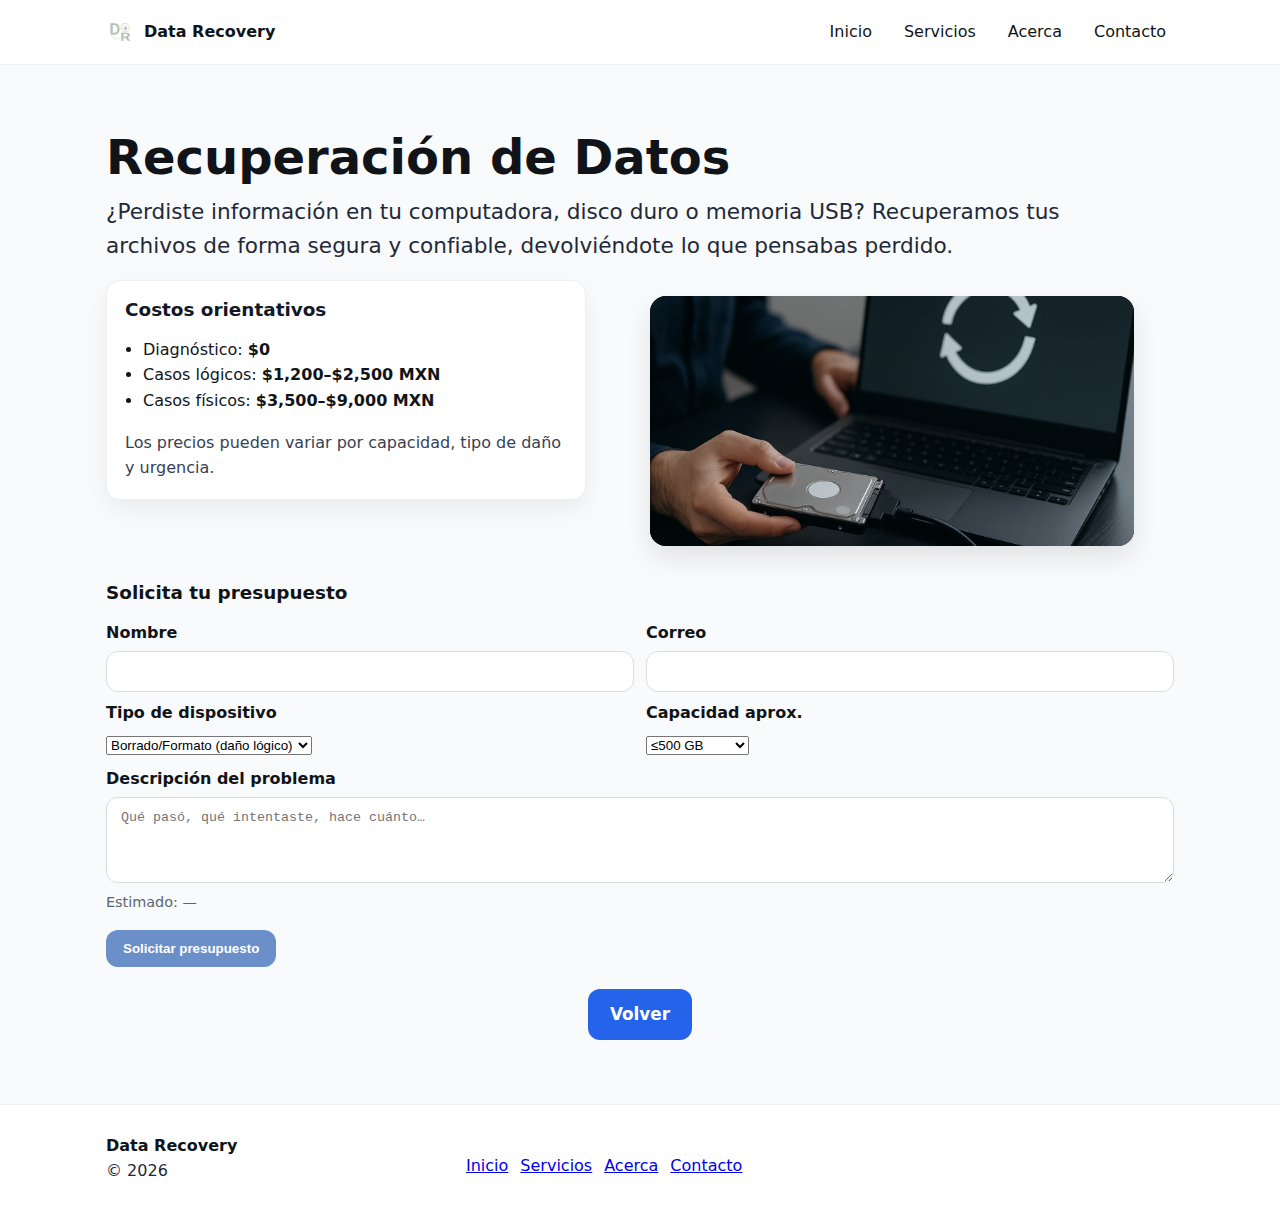
<file: servicio-recuperacion-datos.html>
<!doctype html>
<html lang="es">
<head>
  <meta charset="utf-8">
  <meta name="viewport" content="width=device-width, initial-scale=1">
  <title>Recuperación de Datos — Data Recovery</title>
  <link rel="stylesheet" href="styles.css">
  <style>
    /* === Popup bonito === */
    .popup-overlay {
      position: fixed;
      top: 0; left: 0;
      width: 100%; height: 100%;
      background: rgba(0,0,0,0.5);
      display: none;
      align-items: center;
      justify-content: center;
      z-index: 999;
    }
    .popup {
      background: #fff;
      border-radius: 12px;
      padding: 2em;
      text-align: center;
      max-width: 350px;
      width: 90%;
      box-shadow: 0 4px 15px rgba(0,0,0,0.2);
      animation: popupIn 0.3s ease;
    }
    .popup h2 { color: #2563eb; margin-bottom: 0.5em; }
    .popup p  { color: #333; margin-bottom: 1em; }
    .popup button {
      background: #2563eb; color: white; border: none;
      padding: 0.6em 1.2em; border-radius: 6px; cursor: pointer; font-size: 1em;
      transition: background 0.2s;
    }
    .popup button:hover { background: #1e4fd1; }
    @keyframes popupIn { from { transform: scale(0.8); opacity: 0; } to { transform: scale(1); opacity: 1; } }

    /* Honeypot oculto y accesible */
    .hp-wrap { position: absolute; left: -9999px; width: 1px; height: 1px; overflow: hidden; }
  </style>
</head>
<body>
<header class="site-header">
  <div class="container nav">
    <a class="brand" href="index.html">
      <img src="imagenes/logo.png" alt="" width="28" height="28">
      <span>Data Recovery</span>
    </a>
    <button class="nav-toggle" aria-expanded="false" aria-controls="menu">☰</button>
    <nav id="menu" class="menu" aria-label="Principal">
      <ul>
        <li><a href="index.html">Inicio</a></li>
        <li><a href="servicios.html" aria-current="page">Servicios</a></li>
        <li><a href="acerca.html">Acerca</a></li>
        <li><a href="contacto.html">Contacto</a></li>
      </ul>
    </nav>
  </div>
</header>

<main id="contenido">
  <section class="section">
    <div class="container">
      <h1>Recuperación de Datos</h1>
      <p class="lead" style="color:#1f2937;max-width:70ch">
        ¿Perdiste información en tu computadora, disco duro o memoria USB? Recuperamos tus archivos de forma segura y confiable, devolviéndote lo que pensabas perdido.
      </p>

      <div class="service-intro" style="margin-top:16px;">
        <article class="card">
          <h3>Costos orientativos</h3>
          <ul class="list">
            <li>Diagnóstico: <strong>$0</strong></li>
            <li>Casos lógicos: <strong>$1,200–$2,500 MXN</strong></li>
            <li>Casos físicos: <strong>$3,500–$9,000 MXN</strong></li>
          </ul>
          <p class="help">Los precios pueden variar por capacidad, tipo de daño y urgencia.</p>
        </article>

        <figure class="service-illustration">
          <img src="imagenes/serv_rec_p.png"
               alt="Recuperación de datos"
               loading="lazy" decoding="async">
        </figure>
      </div>

      <h3 style="margin-top:20px;">Solicita tu presupuesto</h3>
      <!-- Formulario conectado a Formspree + metadata -->
      <form 
        class="form" 
        id="form-presu"
        action="https://formspree.io/f/mnngoppk"
        method="POST"
      >
        <!-- Metadatos -->
        <input type="hidden" name="origen" value="recuperacion_pc">
        <input type="hidden" name="_subject" id="subject-field" value="Solicitud: Recuperación de datos">
        <input type="hidden" name="estimado_texto" id="estimado-field" value="">
        <input type="hidden" name="page_url" id="page-url-field" value="">
        <input type="hidden" name="page_image" id="page-image-field" value="imagenes/serv_rec_p.png">

        <!-- Honeypot anti-spam -->
        <div class="hp-wrap" aria-hidden="true">
          <label>Dejar vacío:
            <input type="text" name="campo_extra" tabindex="-1" autocomplete="off">
          </label>
        </div>

        <div class="grid-2">
          <label><span>Nombre</span><input name="nombre" required></label>
          <label><span>Correo</span><input name="correo" type="email" required></label>
        </div>
        <div class="grid-2">
          <label>
            <span>Tipo de dispositivo</span>
            <select name="tipo" required>
              <option value="logico">Borrado/Formato (daño lógico)</option>
              <option value="fisico">Fallo de hardware (daño físico)</option>
            </select>
          </label>
          <label>
            <span>Capacidad aprox.</span>
            <select name="capacidad" required>
              <option value="menor500">≤500 GB</option>
              <option value="500a2000">500 GB–2 TB</option>
              <option value="mayor2000">≥2 TB</option>
            </select>
          </label>
        </div>
        <label>
          <span>Descripción del problema</span>
          <textarea name="detalle" rows="4" placeholder="Qué pasó, qué intentaste, hace cuánto…"></textarea>
        </label>
        <p class="help" id="estimado-ayuda">Estimado: —</p>
        <button class="btn primary" type="submit">Solicitar presupuesto</button>
      </form>

      <div class="btn-center" style="margin-top:22px;">
        <a href="servicios.html" class="btn diagnostico">Volver</a>
      </div>
    </div>
  </section>
</main>

<footer class="site-footer">
  <div class="container footer-grid">
    <div><strong>Data Recovery</strong><p>© <span id="year"></span></p></div>
    <nav aria-label="Secundario">
      <a href="index.html">Inicio</a>
      <a href="servicios.html" aria-current="page">Servicios</a>
      <a href="acerca.html">Acerca</a>
      <a href="contacto.html">Contacto</a>
    </nav>
  </div>
</footer>

<!-- Popup -->
<div class="popup-overlay" id="popup-overlay">
  <div class="popup">
    <h2>✅ ¡Solicitud enviada!</h2>
    <p>Gracias por contactarnos. Te enviaremos tu presupuesto pronto.</p>
    <button id="close-popup">Cerrar</button>
  </div>
</div>

<script>
  // Menú móvil
  const toggle=document.querySelector('.nav-toggle'), menu=document.getElementById('menu');
  toggle?.addEventListener('click',()=>{const e=toggle.getAttribute('aria-expanded')==='true';toggle.setAttribute('aria-expanded',String(!e));menu.classList.toggle('open');});
  document.getElementById('year').textContent=new Date().getFullYear();

  // Estimador simple
  const form=document.getElementById('form-presu');
  const ayuda=document.getElementById('estimado-ayuda');
  const rangos={
    logico:{menor500:[1200,1800], "500a2000":[1500,2200], mayor2000:[1800,2500]},
    fisico:{menor500:[3500,6000], "500a2000":[4500,7500], mayor2000:[6000,9000]}
  };
  function calc(){
    const f=new FormData(form);
    const tipo=f.get('tipo'), cap=f.get('capacidad');
    if(rangos[tipo] && rangos[tipo][cap]){
      const [min,max]=rangos[tipo][cap];
      ayuda.textContent=`Estimado: $${min.toLocaleString()}–$${max.toLocaleString()} MXN (orientativo)`;
    }
  }
  form?.addEventListener('change',calc);

  // Envío real a Formspree + metadata + popup
  const popupOverlay=document.getElementById('popup-overlay');
  const closePopup=document.getElementById('close-popup');

  form?.addEventListener('submit', async (e)=>{
    e.preventDefault();
    const formData=new FormData(form);

    // Honeypot: cancelar si viene con texto
    if ((formData.get('campo_extra') || '').toString().trim() !== '') return;

    // Completar metadata
    document.getElementById('page-url-field').value = window.location.href;
    const tipo = formData.get('tipo');
    const cap  = formData.get('capacidad');
    const est  = (ayuda.textContent && ayuda.textContent.startsWith('Estimado')) ? ` | ${ayuda.textContent}` : '';
    document.getElementById('subject-field').value = `Solicitud: Recuperación de datos (${tipo}, ${cap})${est}`;
    document.getElementById('estimado-field').value = ayuda.textContent || '';

    const response=await fetch(form.action, {
      method:form.method,
      body:formData,
      headers:{ 'Accept':'application/json' }
    });

    if(response.ok){
      popupOverlay.style.display='flex';
      form.reset();
      ayuda.textContent='Estimado: —';
    }else{
      alert("❌ Hubo un error al enviar el mensaje. Inténtalo de nuevo.");
    }
  });

  closePopup.addEventListener('click',()=>popupOverlay.style.display='none');
  popupOverlay.addEventListener('click',e=>{
    if(e.target===popupOverlay) popupOverlay.style.display='none';
  });
</script>
</body>
</html>
</file>
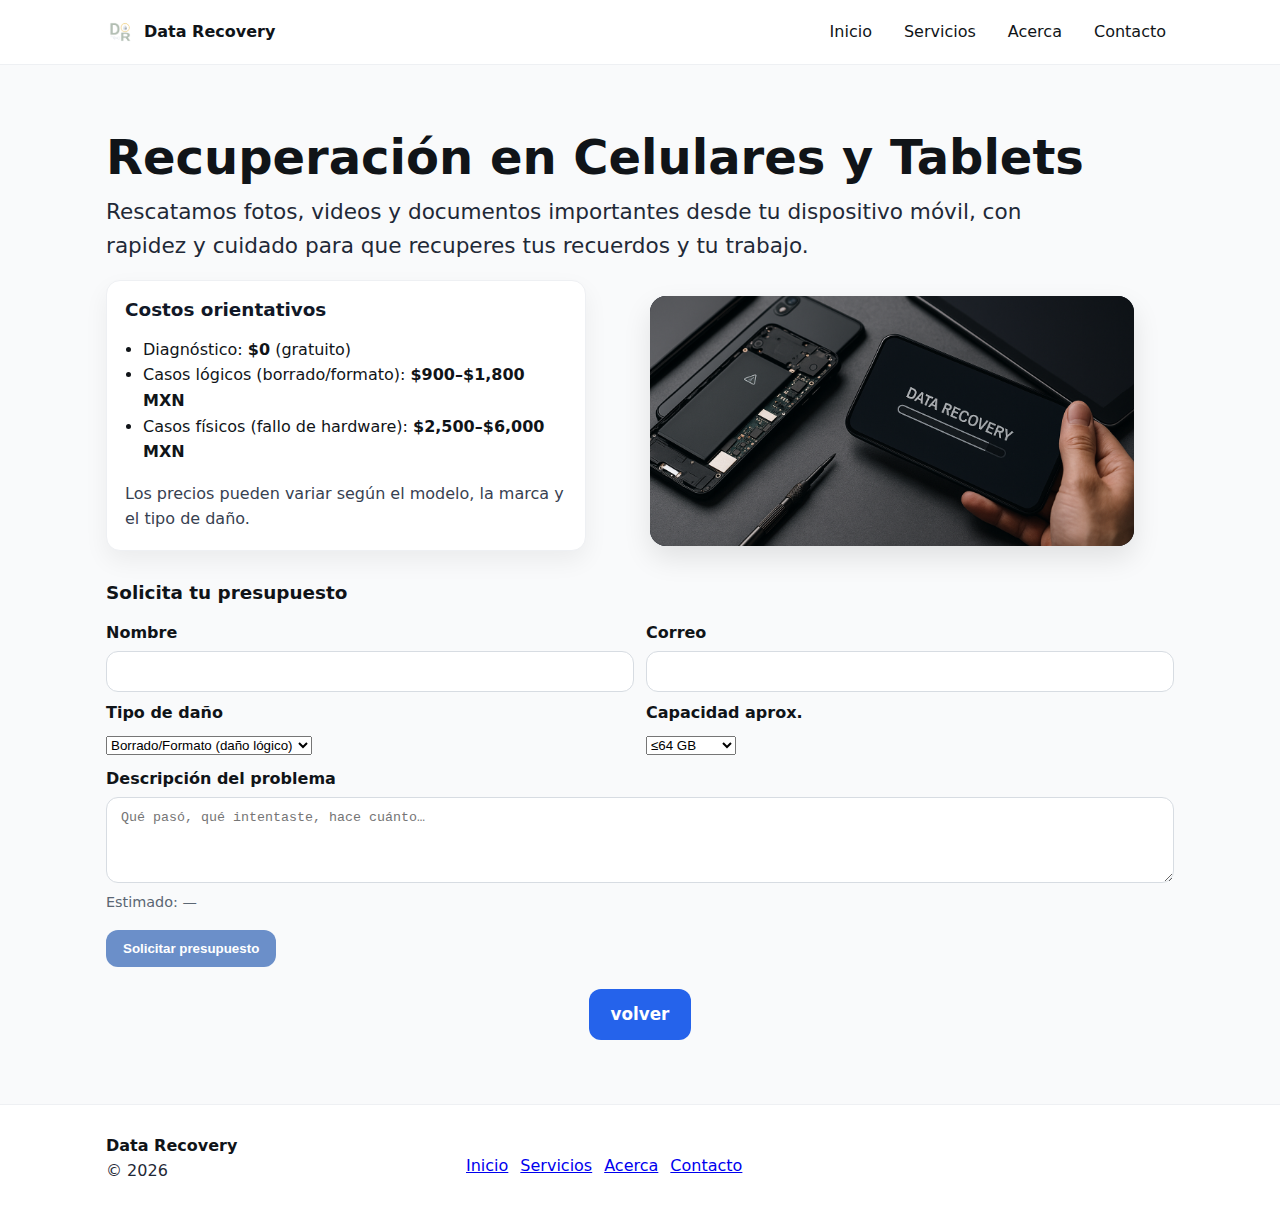
<file: servicio-recuperacion-moviles.html>
<!doctype html>
<html lang="es">
<head>
  <meta charset="utf-8">
  <meta name="viewport" content="width=device-width, initial-scale=1">
  <title>Recuperación en Celulares y Tablets — Data Recovery</title>
  <link rel="stylesheet" href="styles.css">
  <style>
    /* === Popup bonito === */
    .popup-overlay {
      position: fixed; inset: 0;
      background: rgba(0,0,0,0.5);
      display: none; align-items: center; justify-content: center;
      z-index: 999;
    }
    .popup {
      background: #fff; border-radius: 12px; padding: 2em; text-align: center;
      max-width: 350px; width: 90%; box-shadow: 0 4px 15px rgba(0,0,0,0.2);
      animation: popupIn 0.3s ease;
    }
    .popup h2 { color: #2563eb; margin-bottom: 0.5em; }
    .popup p { color: #333; margin-bottom: 1em; }
    .popup button {
      background: #2563eb; color: #fff; border: 0; padding: .6em 1.2em;
      border-radius: 6px; cursor: pointer; font-size: 1em;
    }
    .popup button:hover { background:#1e4fd1; }
    @keyframes popupIn { from { transform: scale(.8); opacity:0; } to { transform: scale(1); opacity:1; } }

    /* Honeypot oculto y accesible */
    .hp-wrap { position: absolute; left: -9999px; width: 1px; height: 1px; overflow: hidden; }
  </style>
</head>
<body>
<header class="site-header">
  <div class="container nav">
    <a class="brand" href="index.html">
      <img src="imagenes/logo.png" alt="" width="28" height="28">
      <span>Data Recovery</span>
    </a>
    <button class="nav-toggle" aria-expanded="false" aria-controls="menu">☰</button>
    <nav id="menu" class="menu" aria-label="Principal">
      <ul>
        <li><a href="index.html">Inicio</a></li>
        <li><a href="servicios.html" aria-current="page">Servicios</a></li>
        <li><a href="acerca.html">Acerca</a></li>
        <li><a href="contacto.html">Contacto</a></li>
      </ul>
    </nav>
  </div>
</header>

<main id="contenido">
  <section class="section">
    <div class="container">
      <h1>Recuperación en Celulares y Tablets</h1>
      <p class="lead" style="color:#1f2937;max-width:70ch">
        Rescatamos fotos, videos y documentos importantes desde tu dispositivo móvil, con rapidez y cuidado para que recuperes tus recuerdos y tu trabajo.
      </p>

      <div class="service-intro" style="margin-top:16px;">
        <article class="card">
          <h3>Costos orientativos</h3>
          <ul class="list">
            <li>Diagnóstico: <strong>$0</strong> (gratuito)</li>
            <li>Casos lógicos (borrado/formato): <strong>$900–$1,800 MXN</strong></li>
            <li>Casos físicos (fallo de hardware): <strong>$2,500–$6,000 MXN</strong></li>
          </ul>
          <p class="help">Los precios pueden variar según el modelo, la marca y el tipo de daño.</p>
        </article>
        <figure class="service-illustration">
          <img src="imagenes/serv_rec_m.png" alt="Recuperación de datos" loading="lazy" decoding="async">
        </figure>
      </div>

      <h3 style="margin-top:20px;">Solicita tu presupuesto</h3>
      <!-- Form conectado a Formspree + metadata de origen/imagen/url/estimado -->
      <form
        class="form"
        id="form-presu"
        action="https://formspree.io/f/mnngoppk"
        method="POST"
      >
        <!-- Identificador de esta página -->
        <input type="hidden" name="origen" value="recuperacion_movil">
        <!-- Subject dinámico (se completa en JS) -->
        <input type="hidden" name="_subject" id="subject-field" value="Solicitud: Recuperación móvil">
        <!-- Estimado en texto (se completa en JS) -->
        <input type="hidden" name="estimado_texto" id="estimado-field" value="">
        <!-- URL de la página (se completa en JS) -->
        <input type="hidden" name="page_url" id="page-url-field" value="">
        <!-- Imagen asociada a la página -->
        <input type="hidden" name="page_image" id="page-image-field" value="imagenes/serv_rec_m.png">

        <!-- Honeypot anti-spam (dejar vacío) -->
        <div class="hp-wrap" aria-hidden="true">
          <label>Dejar este campo vacío:
            <input type="text" name="campo_extra" tabindex="-1" autocomplete="off">
          </label>
        </div>

        <div class="grid-2">
          <label><span>Nombre</span><input name="nombre" required></label>
          <label><span>Correo</span><input name="correo" type="email" required></label>
        </div>
        <div class="grid-2">
          <label>
            <span>Tipo de daño</span>
            <select name="tipo" required>
              <option value="logico">Borrado/Formato (daño lógico)</option>
              <option value="fisico">Fallo de hardware (daño físico)</option>
            </select>
          </label>
          <label>
            <span>Capacidad aprox.</span>
            <select name="capacidad" required>
              <option value="menor64">≤64 GB</option>
              <option value="64a256">64–256 GB</option>
              <option value="mayor256">≥256 GB</option>
            </select>
          </label>
        </div>
        <label>
          <span>Descripción del problema</span>
          <textarea name="detalle" rows="4" placeholder="Qué pasó, qué intentaste, hace cuánto…"></textarea>
        </label>
        <p class="help" id="estimado-ayuda">Estimado: —</p>
        <button class="btn primary" type="submit">Solicitar presupuesto</button>
      </form>
    </div>
    <div class="btn-center" style="margin-top:22px;">
      <a href="servicios.html" class="btn diagnostico">volver</a>
    </div>
  </section>
</main>

<footer class="site-footer">
  <div class="container footer-grid">
    <div><strong>Data Recovery</strong><p>© <span id="year"></span></p></div>
    <nav aria-label="Secundario">
      <a href="index.html">Inicio</a>
      <a href="servicios.html" aria-current="page">Servicios</a>
      <a href="acerca.html">Acerca</a>
      <a href="contacto.html">Contacto</a>
    </nav>
  </div>
</footer>

<!-- Popup -->
<div class="popup-overlay" id="popup-overlay">
  <div class="popup">
    <h2>✅ ¡Solicitud enviada!</h2>
    <p>Gracias por contactarnos. Te enviaremos tu presupuesto pronto.</p>
    <button id="close-popup">Cerrar</button>
  </div>
</div>

<script>
  // Menú móvil
  const toggle = document.querySelector('.nav-toggle');
  const menu = document.getElementById('menu');
  toggle?.addEventListener('click', () => {
    const e = toggle.getAttribute('aria-expanded') === 'true';
    toggle.setAttribute('aria-expanded', String(!e));
    menu.classList.toggle('open');
  });
  document.getElementById('year').textContent = new Date().getFullYear();

  // Estimador (rangos móviles)
  const form = document.getElementById('form-presu');
  const ayuda = document.getElementById('estimado-ayuda');
  const rangos = {
    logico: { menor64: [900, 1200], "64a256": [1100, 1500], mayor256: [1300, 1800] },
    fisico: { menor64: [2500, 3500], "64a256": [3000, 4500], mayor256: [4000, 6000] }
  };
  function calc() {
    const f = new FormData(form);
    const tipo = f.get('tipo'), cap = f.get('capacidad');
    if (rangos[tipo] && rangos[tipo][cap]) {
      const [min, max] = rangos[tipo][cap];
      ayuda.textContent = `Estimado: $${min.toLocaleString()}–$${max.toLocaleString()} MXN (orientativo)`;
    }
  }
  form?.addEventListener('change', calc);

  // Envío real a Formspree + metadata + popup
  const popupOverlay = document.getElementById('popup-overlay');
  const closePopup = document.getElementById('close-popup');

  form?.addEventListener('submit', async (e) => {
    e.preventDefault();
    const data = new FormData(form);

    // Honeypot: si trae texto, cancelar envío (bot)
    if ((data.get('campo_extra') || '').toString().trim() !== '') return;

    // Completar metadata antes de enviar
    document.getElementById('page-url-field').value = window.location.href;
    // subject bonito con selección + estimado
    const tipo = data.get('tipo');
    const cap  = data.get('capacidad');
    const est  = (ayuda.textContent && ayuda.textContent.startsWith('Estimado')) ? ` | ${ayuda.textContent}` : '';
    document.getElementById('subject-field').value  = `Solicitud: Recuperación móvil (${tipo}, ${cap})${est}`;
    document.getElementById('estimado-field').value  = ayuda.textContent || '';

    try {
      const response = await fetch(form.action, {
        method: form.method,
        body: data,
        headers: { 'Accept': 'application/json' }
      });
      if (response.ok) {
        popupOverlay.style.display = 'flex';
        form.reset();
        ayuda.textContent = 'Estimado: —';
      } else {
        alert("❌ Hubo un error al enviar el mensaje. Inténtalo de nuevo.");
      }
    } catch (err) {
      alert("❌ No se pudo conectar. Revisa tu conexión e intenta de nuevo.");
    }
  });

  // Cerrar popup
  closePopup.addEventListener('click', () => popupOverlay.style.display = 'none');
  popupOverlay.addEventListener('click', e => { if (e.target === popupOverlay) popupOverlay.style.display = 'none'; });
</script>
</body>
</html>
</file>
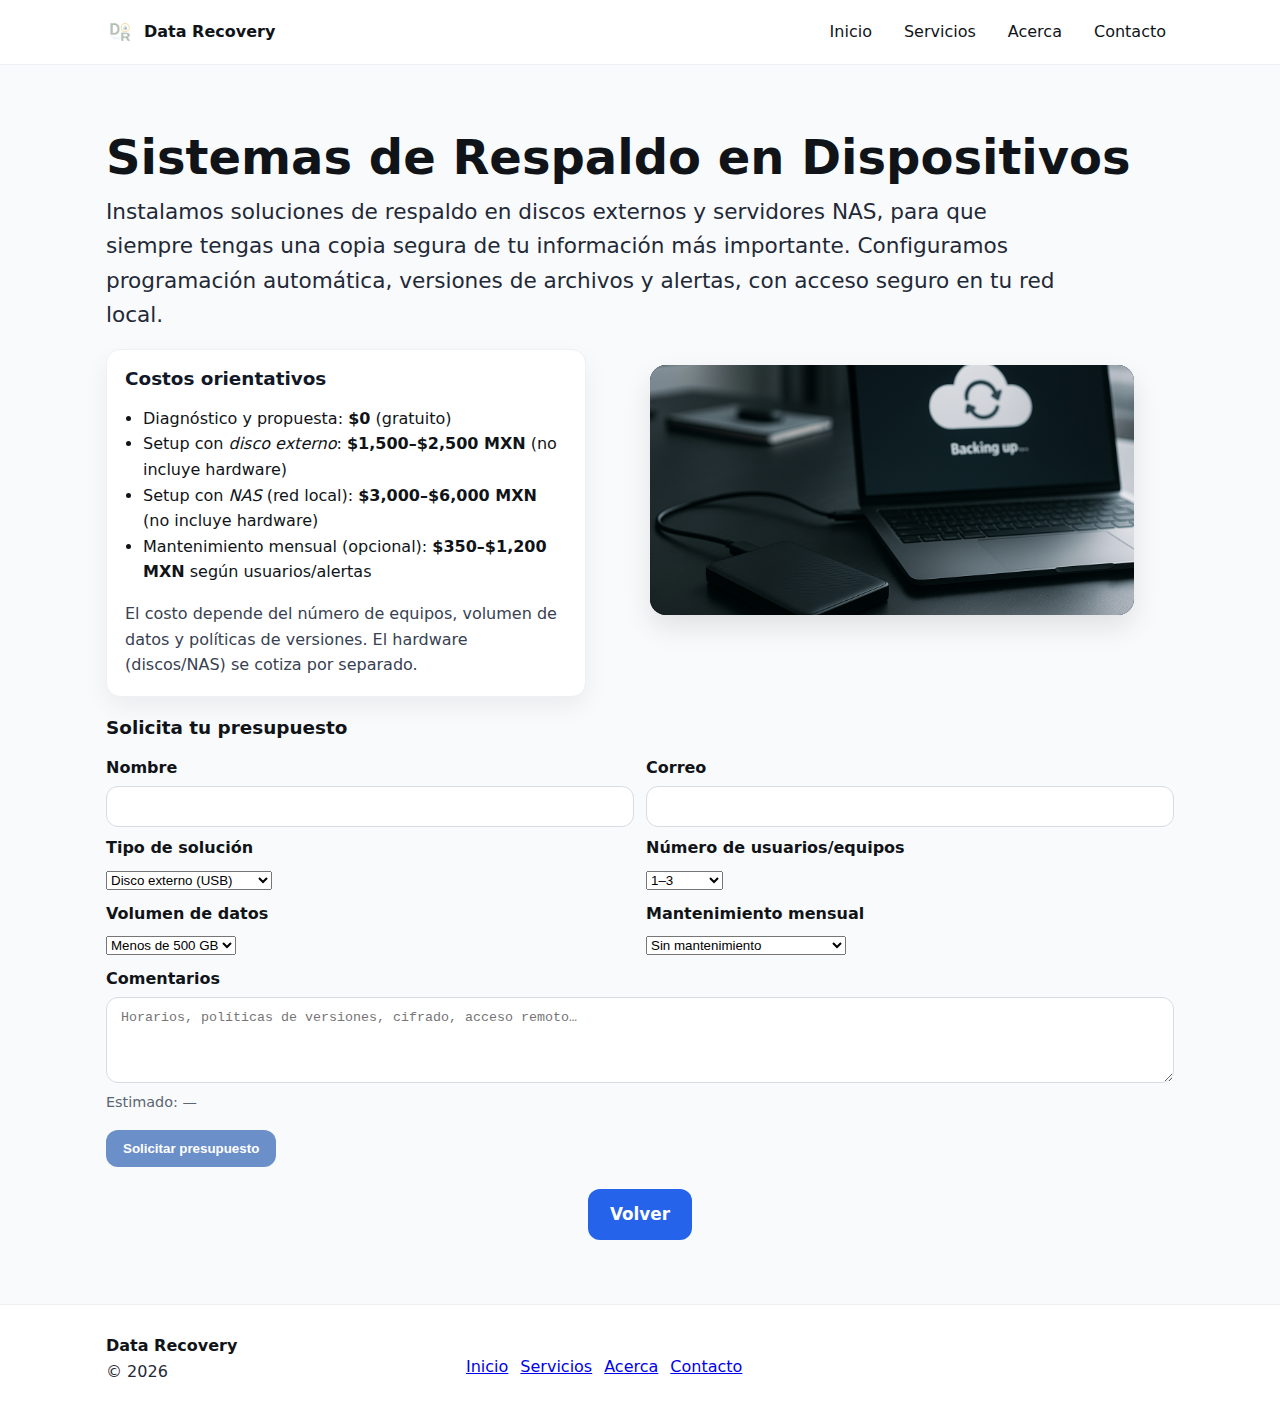
<file: servicio-respaldo-dispositivos.html>
<!doctype html>
<html lang="es">
<head>
  <meta charset="utf-8">
  <meta name="viewport" content="width=device-width, initial-scale=1">
  <title>Sistemas de Respaldo en Dispositivos — Data Recovery</title>
  <link rel="stylesheet" href="styles.css">
  <style>
    /* === Popup bonito (consistente con las otras páginas) === */
    .popup-overlay { position: fixed; inset: 0; background: rgba(0,0,0,0.5); display: none; align-items: center; justify-content: center; z-index: 999; }
    .popup { background: #fff; border-radius: 12px; padding: 2em; text-align: center; max-width: 350px; width: 90%; box-shadow: 0 4px 15px rgba(0,0,0,0.2); animation: popupIn .3s ease; }
    .popup h2 { color: #2563eb; margin-bottom: .5em; }
    .popup p  { color: #333; margin-bottom: 1em; }
    .popup button { background:#2563eb; color:#fff; border:0; padding:.6em 1.2em; border-radius:6px; cursor:pointer; font-size:1em; }
    .popup button:hover { background:#1e4fd1; }
    @keyframes popupIn { from { transform: scale(.8); opacity:0; } to { transform: scale(1); opacity:1; } }

    /* Honeypot oculto y accesible */
    .hp-wrap { position: absolute; left: -9999px; width:1px; height:1px; overflow:hidden; }
  </style>
</head>
<body>
<header class="site-header">
  <div class="container nav">
    <a class="brand" href="index.html">
      <img src="imagenes/logo.png" alt="" width="28" height="28">
      <span>Data Recovery</span>
    </a>
    <button class="nav-toggle" aria-expanded="false" aria-controls="menu">☰</button>
    <nav id="menu" class="menu" aria-label="Principal">
      <ul>
        <li><a href="index.html">Inicio</a></li>
        <li><a href="servicios.html" aria-current="page">Servicios</a></li>
        <li><a href="acerca.html">Acerca</a></li>
        <li><a href="contacto.html">Contacto</a></li>
      </ul>
    </nav>
  </div>
</header>

<main id="contenido">
  <section class="section">
    <div class="container">
      <h1>Sistemas de Respaldo en Dispositivos</h1>
      <p class="lead" style="color:#1f2937;max-width:70ch">
        Instalamos soluciones de respaldo en discos externos y servidores NAS, para que siempre tengas una copia segura de tu información más importante.
        Configuramos programación automática, versiones de archivos y alertas, con acceso seguro en tu red local.
      </p>

      <div class="service-intro" style="margin-top:16px;">
        <article class="card">
          <h3>Costos orientativos</h3>
          <ul class="list">
            <li>Diagnóstico y propuesta: <strong>$0</strong> (gratuito)</li>
            <li>Setup con <em>disco externo</em>: <strong>$1,500–$2,500 MXN</strong> (no incluye hardware)</li>
            <li>Setup con <em>NAS</em> (red local): <strong>$3,000–$6,000 MXN</strong> (no incluye hardware)</li>
            <li>Mantenimiento mensual (opcional): <strong>$350–$1,200 MXN</strong> según usuarios/alertas</li>
          </ul>
          <p class="help">El costo depende del número de equipos, volumen de datos y políticas de versiones. El hardware (discos/NAS) se cotiza por separado.</p>
        </article>
        <figure class="service-illustration">
          <img src="imagenes/serv_res_d.png" alt="Sistemas de respaldo en dispositivos" loading="lazy" decoding="async">
        </figure>
      </div>

      <h3 style="margin-top:20px;">Solicita tu presupuesto</h3>
      <!-- Form con Formspree + honeypot + origen -->
      <form class="form" id="form-presu"
            action="https://formspree.io/f/mnngoppk"
            method="POST">
        <!-- Origen para identificar esta página -->
        <input type="hidden" name="origen" value="respaldo_dispositivos">
        <!-- (Opcional) subject dinámico — se completa en JS -->
        <input type="hidden" name="_subject" id="subject-field" value="Solicitud: Sistemas de Respaldo">

        <!-- Honeypot anti-spam -->
        <div class="hp-wrap" aria-hidden="true">
          <label>Dejar vacío:
            <input type="text" name="campo_extra" tabindex="-1" autocomplete="off">
          </label>
        </div>

        <div class="grid-2">
          <label><span>Nombre</span><input name="nombre" required></label>
          <label><span>Correo</span><input name="correo" type="email" required></label>
        </div>

        <div class="grid-2">
          <label>
            <span>Tipo de solución</span>
            <select name="tipo" required>
              <option value="disco">Disco externo (USB)</option>
              <option value="nas">Servidor NAS (red local)</option>
            </select>
          </label>
          <label>
            <span>Número de usuarios/equipos</span>
            <select name="usuarios" required>
              <option value="1a3">1–3</option>
              <option value="4a10">4–10</option>
              <option value="11a25">11–25</option>
              <option value="26mas">26 o más</option>
            </select>
          </label>
        </div>

        <div class="grid-2">
          <label>
            <span>Volumen de datos</span>
            <select name="volumen" required>
              <option value="menos500">Menos de 500 GB</option>
              <option value="500a2000">500 GB–2 TB</option>
              <option value="mas2000">Más de 2 TB</option>
            </select>
          </label>
          <label>
            <span>Mantenimiento mensual</span>
            <select name="manto" required>
              <option value="no">Sin mantenimiento</option>
              <option value="basico">Básico (monitoreo y respaldo)</option>
              <option value="avanzado">Avanzado (alertas + soporte)</option>
            </select>
          </label>
        </div>

        <label>
          <span>Comentarios</span>
          <textarea name="detalle" rows="4" placeholder="Horarios, políticas de versiones, cifrado, acceso remoto…"></textarea>
        </label>

        <p class="help" id="estimado-ayuda">Estimado: —</p>
        <button class="btn primary" type="submit">Solicitar presupuesto</button>
      </form>
    </div>
    <div class="btn-center" style="margin-top:22px;">
      <a href="servicios.html" class="btn diagnostico">Volver</a>
    </div>
  </section>
</main>

<footer class="site-footer">
  <div class="container footer-grid">
    <div><strong>Data Recovery</strong><p>© <span id="year"></span></p></div>
    <nav aria-label="Secundario">
      <a href="index.html">Inicio</a>
      <a href="servicios.html" aria-current="page">Servicios</a>
      <a href="acerca.html">Acerca</a>
      <a href="contacto.html">Contacto</a>
    </nav>
  </div>
</footer>

<!-- Popup -->
<div class="popup-overlay" id="popup-overlay">
  <div class="popup">
    <h2>✅ ¡Solicitud enviada!</h2>
    <p>Gracias por contactarnos. Te enviaremos tu presupuesto pronto.</p>
    <button id="close-popup">Cerrar</button>
  </div>
</div>

<script>
  // Menú móvil
  const toggle=document.querySelector('.nav-toggle');
  const menu=document.getElementById('menu');
  toggle?.addEventListener('click',()=>{
    const e=toggle.getAttribute('aria-expanded')==='true';
    toggle.setAttribute('aria-expanded',String(!e));
    menu.classList.toggle('open');
  });
  document.getElementById('year').textContent=new Date().getFullYear();

  // ===== Estimador (setup + mantenimiento) =====
  const form=document.getElementById('form-presu');
  const ayuda=document.getElementById('estimado-ayuda');

  // Setup base por tipo de solución
  const setupBase = {
    disco: [1500, 2500],
    nas:   [3000, 6000]
  };

  // Multiplicadores por número de usuarios/equipos
  const factorUsuarios = {
    "1a3":   1.00,
    "4a10":  1.20,
    "11a25": 1.40,
    "26mas": 1.70
  };

  // Ajuste por volumen
  const factorVolumen = {
    menos500:   1.00,
    "500a2000": 1.15,
    mas2000:    1.30
  };

  // Mantenimiento mensual (opcional)
  const mantoMensual = {
    no:       [0, 0],
    basico:   [350, 600],
    avanzado: [800, 1200]
  };

  function calc(){
    const f=new FormData(form);
    const tipo   = f.get('tipo');
    const usuarios = f.get('usuarios');
    const volumen  = f.get('volumen');
    const manto    = f.get('manto');

    if(setupBase[tipo] && factorUsuarios[usuarios] && factorVolumen[volumen] && mantoMensual[manto]){
      const [minBase, maxBase] = setupBase[tipo];
      const fu = factorUsuarios[usuarios], fv = factorVolumen[volumen];
      const [mMin, mMax] = mantoMensual[manto];

      const minSetup = Math.round(minBase * fu * fv);
      const maxSetup = Math.round(maxBase * fu * fv);

      let texto = `Setup estimado: $${minSetup.toLocaleString()}–$${maxSetup.toLocaleString()} MXN`;
      if(mMax > 0){
        texto += ` + mantenimiento: $${mMin.toLocaleString()}–$${mMax.toLocaleString()} MXN/mes.`;
      } else {
        texto += `.`;
      }
      texto += " (Orientativo; no incluye hardware).";
      ayuda.textContent = texto;
    }
  }
  form?.addEventListener('change', calc);

  // ===== Envío a Formspree + popup + honeypot =====
  const popupOverlay=document.getElementById('popup-overlay');
  const closePopup=document.getElementById('close-popup');

  form?.addEventListener('submit', async (e)=>{
    e.preventDefault();
    const data = new FormData(form);

    // Bloquear bots por honeypot
    if ((data.get('campo_extra') || '').toString().trim() !== '') return;

    // Armar subject con parámetros y estimado si existe
    const subject = (() => {
      const tipo = data.get('tipo');
      const usuarios = data.get('usuarios');
      const volumen = data.get('volumen');
      const manto = data.get('manto');
      const est = ayuda.textContent && ayuda.textContent.includes('Setup estimado') ? ` | ${ayuda.textContent}` : '';
      return `Solicitud: Respaldo (${tipo}, ${usuarios}, ${volumen}, manto:${manto})${est}`;
    })();
    const subjField = document.getElementById('subject-field');
    if (subjField) subjField.value = subject;

    try {
      const response = await fetch(form.action, {
        method: form.method,
        body: data,
        headers: { 'Accept': 'application/json' }
      });
      if (response.ok) {
        popupOverlay.style.display='flex';
        form.reset();
        ayuda.textContent='Estimado: —';
      } else {
        alert("❌ Ocurrió un error al enviar el formulario. Inténtalo de nuevo.");
      }
    } catch (error) {
      alert("⚠️ No se pudo conectar con el servidor. Revisa tu conexión e intenta más tarde.");
    }
  });

  // Cerrar popup
  closePopup.addEventListener('click',()=>popupOverlay.style.display='none');
  popupOverlay.addEventListener('click',e=>{ if(e.target===popupOverlay) popupOverlay.style.display='none'; });
</script>
</body>
</html>
</file>
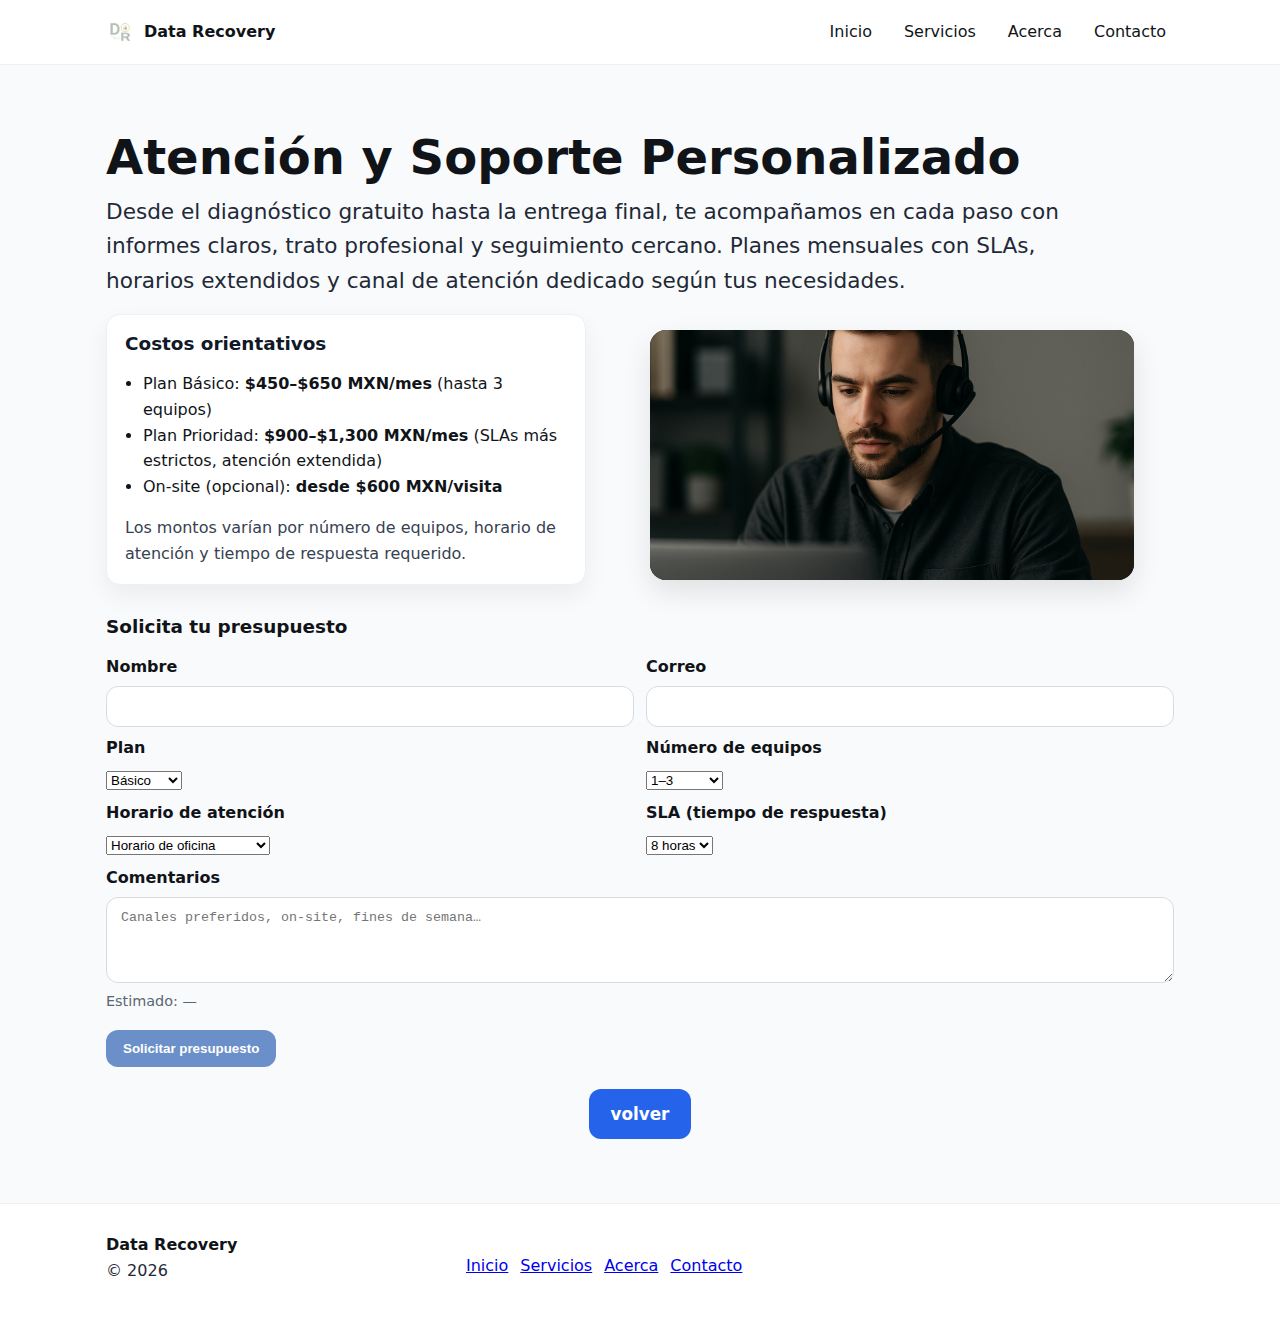
<file: servicio-soporte.html>
<!doctype html>
<html lang="es">
<head>
  <meta charset="utf-8">
  <meta name="viewport" content="width=device-width, initial-scale=1">
  <title>Atención y Soporte Personalizado — Data Recovery</title>
  <link rel="stylesheet" href="styles.css">
  <style>
    /* Popup bonito (consistente con tus otras páginas) */
    .popup-overlay { position: fixed; inset: 0; background: rgba(0,0,0,.5); display: none; align-items: center; justify-content: center; z-index: 999; }
    .popup { background:#fff; border-radius:12px; padding:2em; text-align:center; max-width:350px; width:90%; box-shadow:0 4px 15px rgba(0,0,0,.2); animation: popupIn .3s ease; }
    .popup h2 { color:#2563eb; margin-bottom:.5em; }
    .popup p { color:#333; margin-bottom:1em; }
    .popup button { background:#2563eb; color:#fff; border:0; padding:.6em 1.2em; border-radius:6px; cursor:pointer; font-size:1em; }
    .popup button:hover { background:#1e4fd1; }
    @keyframes popupIn { from { transform:scale(.8); opacity:0; } to { transform:scale(1); opacity:1; } }

    /* Honeypot accesible y oculto */
    .hp-wrap { position:absolute; left:-9999px; width:1px; height:1px; overflow:hidden; }
  </style>
</head>
<body>
<header class="site-header">
  <div class="container nav">
    <a class="brand" href="index.html">
      <img src="imagenes/logo.png" alt="" width="28" height="28">
      <span>Data Recovery</span>
    </a>
    <button class="nav-toggle" aria-expanded="false" aria-controls="menu">☰</button>
    <nav id="menu" class="menu" aria-label="Principal">
      <ul>
        <li><a href="index.html">Inicio</a></li>
        <li><a href="servicios.html" aria-current="page">Servicios</a></li>
        <li><a href="acerca.html">Acerca</a></li>
        <li><a href="contacto.html">Contacto</a></li>
      </ul>
    </nav>
  </div>
</header>

<main id="contenido">
  <section class="section">
    <div class="container">
      <h1>Atención y Soporte Personalizado</h1>
      <p class="lead" style="color:#1f2937;max-width:70ch">
        Desde el diagnóstico gratuito hasta la entrega final, te acompañamos en cada paso con informes claros,
        trato profesional y seguimiento cercano. Planes mensuales con SLAs, horarios extendidos y canal de atención
        dedicado según tus necesidades.
      </p>

      <div class="service-intro" style="margin-top:16px;">
        <article class="card">
          <h3>Costos orientativos</h3>
          <ul class="list">
            <li>Plan Básico: <strong>$450–$650 MXN/mes</strong> (hasta 3 equipos)</li>
            <li>Plan Prioridad: <strong>$900–$1,300 MXN/mes</strong> (SLAs más estrictos, atención extendida)</li>
            <li>On-site (opcional): <strong>desde $600 MXN/visita</strong></li>
          </ul>
          <p class="help">Los montos varían por número de equipos, horario de atención y tiempo de respuesta requerido.</p>
        </article>
        <figure class="service-illustration">
          <img src="imagenes/serv_ser_s.png" alt="Atención y soporte" loading="lazy" decoding="async">
        </figure>
      </div>

      <h3 style="margin-top:20px;">Solicita tu presupuesto</h3>
      <!-- Formspree + honeypot + origen + subject + estimado_texto -->
      <form class="form" id="form-presu" action="https://formspree.io/f/mnngoppk" method="POST">
        <!-- Origen de la página -->
        <input type="hidden" name="origen" value="soporte_personalizado">
        <!-- Subject dinámico (se completa en JS) -->
        <input type="hidden" name="_subject" id="subject-field" value="Solicitud: Soporte Personalizado">
        <!-- Estimado en texto (se completa en JS) -->
        <input type="hidden" name="estimado_texto" id="estimado-field" value="">
        <!-- Honeypot anti-spam -->
        <div class="hp-wrap" aria-hidden="true">
          <label>Dejar vacío:
            <input type="text" name="campo_extra" tabindex="-1" autocomplete="off">
          </label>
        </div>

        <div class="grid-2">
          <label><span>Nombre</span><input name="nombre" required></label>
          <label><span>Correo</span><input name="correo" type="email" required></label>
        </div>

        <div class="grid-2">
          <label>
            <span>Plan</span>
            <select name="plan" required>
              <option value="basico">Básico</option>
              <option value="prioridad">Prioridad</option>
            </select>
          </label>
          <label>
            <span>Número de equipos</span>
            <select name="equipos" required>
              <option value="1a3">1–3</option>
              <option value="4a10">4–10</option>
              <option value="11a25">11–25</option>
              <option value="26mas">26 o más</option>
            </select>
          </label>
        </div>

        <div class="grid-2">
          <label>
            <span>Horario de atención</span>
            <select name="horario" required>
              <option value="oficina">Horario de oficina</option>
              <option value="extendido">Extendido (hasta 21:00)</option>
            </select>
          </label>
          <label>
            <span>SLA (tiempo de respuesta)</span>
            <select name="sla" required>
              <option value="8h">8 horas</option>
              <option value="4h">4 horas</option>
              <option value="2h">2 horas</option>
            </select>
          </label>
        </div>

        <label>
          <span>Comentarios</span>
          <textarea name="detalle" rows="4" placeholder="Canales preferidos, on-site, fines de semana…"></textarea>
        </label>

        <p class="help" id="estimado-ayuda">Estimado: —</p>
        <button class="btn primary" type="submit">Solicitar presupuesto</button>
      </form>
    </div>
    <div class="btn-center" style="margin-top:22px;">
      <a href="servicios.html" class="btn diagnostico">volver</a>
    </div>
  </section>
</main>

<footer class="site-footer">
  <div class="container footer-grid">
    <div><strong>Data Recovery</strong><p>© <span id="year"></span></p></div>
    <nav aria-label="Secundario">
      <a href="index.html">Inicio</a>
      <a href="servicios.html" aria-current="page">Servicios</a>
      <a href="acerca.html">Acerca</a>
      <a href="contacto.html">Contacto</a>
    </nav>
  </div>
</footer>

<!-- Popup -->
<div class="popup-overlay" id="popup-overlay">
  <div class="popup">
    <h2>✅ ¡Solicitud enviada!</h2>
    <p>Gracias por contactarnos. Te enviaremos tu presupuesto pronto.</p>
    <button id="close-popup">Cerrar</button>
  </div>
</div>

<script>
  // Menú móvil
  const toggle=document.querySelector('.nav-toggle'), menu=document.getElementById('menu');
  toggle?.addEventListener('click',()=>{ const e=toggle.getAttribute('aria-expanded')==='true'; toggle.setAttribute('aria-expanded',String(!e)); menu.classList.toggle('open'); });
  document.getElementById('year').textContent=new Date().getFullYear();

  // ===== Estimador Soporte Mensual =====
  const form=document.getElementById('form-presu');
  const ayuda=document.getElementById('estimado-ayuda');

  // Base por plan (mensual)
  const basePlan = {
    basico:    [450, 650],
    prioridad: [900, 1300]
  };

  // Factor por número de equipos
  const factorEquipos = {
    "1a3":   1.00,
    "4a10":  1.25,
    "11a25": 1.55,
    "26mas": 1.95
  };

  // Factor por horario
  const factorHorario = {
    oficina:   1.00,
    extendido: 1.20
  };

  // Factor por SLA (tiempo de respuesta)
  const factorSLA = {
    "8h": 1.00,
    "4h": 1.15,
    "2h": 1.35
  };

  function calc(){
    const f=new FormData(form);
    const plan=f.get('plan'), eq=f.get('equipos'), ho=f.get('horario'), sl=f.get('sla');

    if(basePlan[plan] && factorEquipos[eq] && factorHorario[ho] && factorSLA[sl]){
      const [minB, maxB] = basePlan[plan];
      const mult = factorEquipos[eq] * factorHorario[ho] * factorSLA[sl];

      const min = Math.round(minB * mult);
      const max = Math.round(maxB * mult);

      ayuda.textContent = `Estimado mensual: $${min.toLocaleString()}–$${max.toLocaleString()} MXN (orientativo).`;
    }
  }
  form?.addEventListener('change', calc);

  // ===== Envío a Formspree + popup + honeypot =====
  const popupOverlay=document.getElementById('popup-overlay');
  const closePopup=document.getElementById('close-popup');

  form?.addEventListener('submit', async (e)=>{
    e.preventDefault();
    const data = new FormData(form);

    // Bloquear bots (honeypot)
    if ((data.get('campo_extra') || '').toString().trim() !== '') return;

    // Subject dinámico + estimado en oculto
    const subject = (() => {
      const plan = data.get('plan');
      const eq = data.get('equipos');
      const ho = data.get('horario');
      const sl = data.get('sla');
      const est = (ayuda.textContent && ayuda.textContent.startsWith('Estimado')) ? ` | ${ayuda.textContent}` : '';
      return `Solicitud: Soporte (${plan}, ${eq}, ${ho}, SLA:${sl})${est}`;
    })();
    document.getElementById('subject-field').value = subject;
    document.getElementById('estimado-field').value = ayuda.textContent || '';

    try {
      const response = await fetch(form.action, {
        method: form.method,
        body: data,
        headers: { 'Accept': 'application/json' }
      });
      if (response.ok) {
        popupOverlay.style.display='flex';
        form.reset();
        ayuda.textContent='Estimado: —';
      } else {
        alert("❌ Ocurrió un error al enviar el formulario. Inténtalo de nuevo.");
      }
    } catch (error) {
      alert("⚠️ No se pudo conectar con el servidor. Revisa tu conexión e intenta más tarde.");
    }
  });

  // Cerrar popup
  closePopup.addEventListener('click',()=>popupOverlay.style.display='none');
  popupOverlay.addEventListener('click',e=>{ if(e.target===popupOverlay) popupOverlay.style.display='none'; });
</script>
</body>
</html>
</file>
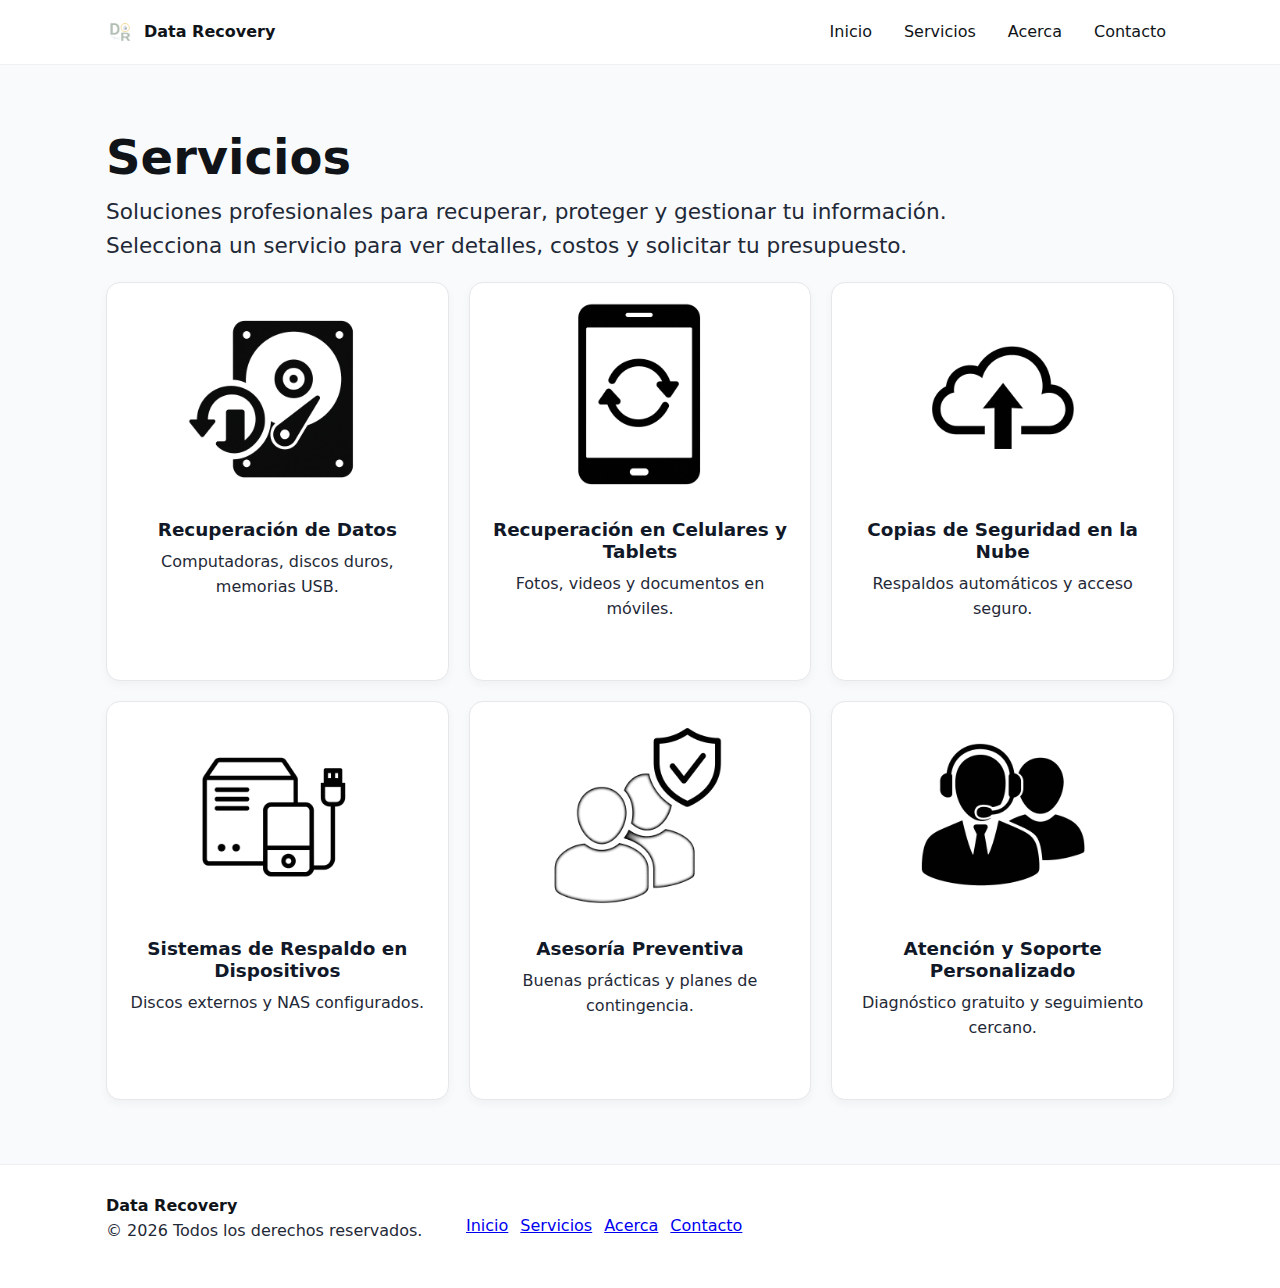
<file: servicios.html>
<!doctype html>
<html lang="es">
<head>
  <meta charset="utf-8" />
  <meta name="viewport" content="width=device-width, initial-scale=1" />
  <title>Data Recovery — Servicios</title>
  <meta name="description" content="Recuperación de datos, respaldo en la nube y asesoría. Rápido, seguro y confidencial." />
  <link rel="preload" href="styles.css" as="style" />
  <link rel="stylesheet" href="styles.css" />
  <link rel="icon" href="imagenes/favicon.ico" />
</head>
<body>
  <a class="skip-link" href="#contenido">Saltar al contenido</a>

  <header class="site-header">
    <div class="container nav">
      <a class="brand" href="index.html" aria-label="Inicio">
        <img src="imagenes/logo.png" alt="" width="28" height="28" />
        <span>Data Recovery</span>
      </a>
      <button class="nav-toggle" aria-expanded="false" aria-controls="menu" aria-label="Abrir menú">☰</button>
      <nav id="menu" class="menu" aria-label="Principal">
        <ul>
          <li><a href="index.html">Inicio</a></li>
          <li><a href="servicios.html" aria-current="page">Servicios</a></li>
          <li><a href="acerca.html">Acerca</a></li>
          <li><a href="contacto.html">Contacto</a></li>
        </ul>
      </nav>
    </div>
  </header>

  <main id="contenido">
    <section class="section" aria-labelledby="servicios-title">
      <div class="container">
        <h1 id="servicios-title">Servicios</h1>
        <p class="lead" style="color:#1f2937;max-width:70ch;">
          Soluciones profesionales para recuperar, proteger y gestionar tu información. Selecciona un servicio para ver detalles, costos y solicitar tu presupuesto.
        </p>

        <!-- Cards estilo “valores”: hover cambia color y muestra CTA -->
        <div class="servicios-cards" style="margin-top:18px;">
          <!-- 1 -->
          <a href="servicio-recuperacion-datos.html" class="servicio-card">
            <img class="servicio-thumb" src="imagenes/serv_recuperacion_512.png" alt="Recuperación de Datos">
            <h3 class="servicio-titulo">Recuperación de Datos</h3>
            <p class="servicio-desc">Computadoras, discos duros, memorias USB.</p>
            <span class="servicio-cta">Saber más →</span>
          </a>
          <!-- 2 -->
          <a href="servicio-recuperacion-moviles.html" class="servicio-card">
            <img class="servicio-thumb" src="imagenes/serv_celulares_512.png" alt="Recuperación en Celulares y Tablets">
            <h3 class="servicio-titulo">Recuperación en Celulares y Tablets</h3>
            <p class="servicio-desc">Fotos, videos y documentos en móviles.</p>
            <span class="servicio-cta">Saber más →</span>
          </a>
          <!-- 3 -->
          <a href="servicio-nube.html" class="servicio-card">
            <img class="servicio-thumb" src="imagenes/serv_nube_512.png" alt="Copias de Seguridad en la Nube">
            <h3 class="servicio-titulo">Copias de Seguridad en la Nube</h3>
            <p class="servicio-desc">Respaldos automáticos y acceso seguro.</p>
            <span class="servicio-cta">Saber más →</span>
          </a>
          <!-- 4 -->
          <a href="servicio-respaldo-dispositivos.html" class="servicio-card">
            <img class="servicio-thumb" src="imagenes/serv_respaldo_512.png" alt="Sistemas de Respaldo en Dispositivos">
            <h3 class="servicio-titulo">Sistemas de Respaldo en Dispositivos</h3>
            <p class="servicio-desc">Discos externos y NAS configurados.</p>
            <span class="servicio-cta">Saber más →</span>
          </a>
          <!-- 5 -->
          <a href="servicio-asesoria.html" class="servicio-card">
            <img class="servicio-thumb" src="imagenes/serv_asesoria_512.png" alt="Asesoría Preventiva">
            <h3 class="servicio-titulo">Asesoría Preventiva</h3>
            <p class="servicio-desc">Buenas prácticas y planes de contingencia.</p>
            <span class="servicio-cta">Saber más →</span>
          </a>
          <!-- 6 -->
          <a href="servicio-soporte.html" class="servicio-card">
            <img class="servicio-thumb" src="imagenes/serv_soporte_512.png" alt="Atención y Soporte Personalizado">
            <h3 class="servicio-titulo">Atención y Soporte Personalizado</h3>
            <p class="servicio-desc">Diagnóstico gratuito y seguimiento cercano.</p>
            <span class="servicio-cta">Saber más →</span>
          </a>
        </div>

        <!-- CTA centrado -->
        
      </div>
    </section>
  </main>

  <footer class="site-footer">
    <div class="container footer-grid">
      <div>
        <strong>Data Recovery</strong>
        <p>© <span id="year"></span> Todos los derechos reservados.</p>
      </div>
      <nav aria-label="Secundario">
        <a href="index.html">Inicio</a>
        <a href="servicios.html" aria-current="page">Servicios</a>
        <a href="acerca.html">Acerca</a>
        <a href="contacto.html">Contacto</a>
      </nav>
    </div>
  </footer>

  <script>
    const toggle = document.querySelector('.nav-toggle');
    const menu = document.getElementById('menu');
    toggle?.addEventListener('click', () => {
      const expanded = toggle.getAttribute('aria-expanded') === 'true';
      toggle.setAttribute('aria-expanded', String(!expanded));
      menu.classList.toggle('open');
    });
    document.getElementById('year').textContent = new Date().getFullYear();
  </script>
</body>
</html>
</file>
<file: styles.css>
/* ====== Reset y bases ====== */
* { box-sizing: border-box; }
html { -webkit-text-size-adjust: 100%; }
body {
  margin: 0;
  font-family: system-ui, -apple-system, Segoe UI, Roboto, Ubuntu, Cantarell, Noto Sans, Helvetica, Arial, 'Apple Color Emoji', 'Segoe UI Emoji';
  line-height: 1.6;
  color: #101418;
  background: #ffffff;
}
.hero-card {
  margin: 18px auto 0;
  max-width: 1200px;
  background: #0b1220;
  border-radius: 18px;
  box-shadow: 0 16px 40px rgba(16,20,24,.15);
  overflow: hidden;
}

/* Imagen principal del hero */
.img-hero-main {
  display: block;
  width: 100%;
  height: 100%;
  object-fit: cover;                /* llena el espacio sin deformar */
  object-position: var(--focal, 60% 50%);
  aspect-ratio: 21 / 9;             /* formato panorámico por defecto */
}

/* Tablet/laptop */
@media (max-width: 1024px) {
  .img-hero-main {
    aspect-ratio: 16 / 9;
    --focal: 55% 50%;
  }
}

/* Móvil */
@media (max-width: 640px) {
  .img-hero-main {
    aspect-ratio: 4 / 5;            /* más vertical para móviles */
    --focal: 40% 50%;
  }
}

:root{
  --max: 1100px;
  --brand: #6b8fc9;
  --ink: #101418;
  --muted: #5b6673;
  --bg-alt: #f6f8fb;
  --card: #ffffff;
  --shadow: 0 10px 25px rgba(16,20,24,.06);
  --radius: 14px;
}

/* accesibilidad */
.skip-link{
  position:absolute; left:-9999px; top:auto; width:1px; height:1px; overflow:hidden;
}
.skip-link:focus{ left: 12px; top: 12px; width:auto; height:auto; padding:8px 10px; background:#000; color:#fff; z-index:9999; border-radius:8px; }

/* ====== Utilidades ====== */
.container{ max-width: var(--max); padding-inline: 16px; margin-inline: auto; }
.section{ padding: 64px 0; }
.section.alt{ background: var(--bg-alt); }
.grid-2{ display:grid; gap: 28px; grid-template-columns: 1fr; }
.grid-3{ display:grid; gap: 20px; grid-template-columns: 1fr; }
.list{ padding-left: 18px; }

@media (min-width: 800px){
  .grid-2{ grid-template-columns: 1.05fr .95fr; align-items: center; }
  .grid-3{ grid-template-columns: repeat(3, 1fr); }
}

h1,h2,h3{ line-height:1.2; margin:0 0 .5rem; }
h1{ font-size: clamp(2rem, 2.5vw + 1rem, 3rem); }
h2{ font-size: clamp(1.5rem, 1.2vw + 1rem, 2rem); margin-bottom: 18px; }
h3{ font-size: 1.15rem; }
p{ margin: 0 0 1rem; color:  #1f2937; }
code{ background:#eef2ff; padding:2px 6px; border-radius:8px; }

/* ====== Header / Navegación ====== */
.site-header{ position: sticky; top: 0; background: #fff; border-bottom: 1px solid #eef0f3; z-index: 50; }
.nav{ display:flex; align-items:center; justify-content:space-between; min-height:64px; }
.brand{ display:inline-flex; align-items:center; gap:10px; text-decoration:none; color:var(--ink); font-weight:700; }
.brand img{ display:block; }
.menu ul{ list-style:none; margin:0; padding:0; display:flex; gap: 16px; }
.menu a{ text-decoration:none; color: var(--ink); padding: 10px 8px; border-radius: 8px; }
.menu a:hover, .menu a:focus{ background:#f3f4f6; }
.nav-toggle{ background:none; border:1px solid #e5e7eb; padding:6px 10px; border-radius:10px; display:inline-flex; align-items:center; }
@media (max-width: 799px){
  .menu{ display:none; }
  .menu.open{ display:block; position:absolute; right:16px; top:64px; background:#fff; border:1px solid #eef0f3; border-radius:12px; box-shadow: var(--shadow); }
  .menu.open ul{ flex-direction:column; padding:8px; }
}
@media (min-width: 800px){
  .nav-toggle{ display:none; }
}

/* ====== Hero ====== */

.hero .actions{ display:flex; gap:12px; margin-top: 16px; flex-wrap: wrap; }
.hero-img{ width:100%; height:auto; border-radius: 16px; box-shadow: var(--shadow); }
.badges{ display:flex; gap:10px; padding:0; margin:14px 0 0; list-style:none; flex-wrap:wrap; }
.badges li{ background:#f8fafc; border:1px solid #eef2f7; padding:6px 10px; border-radius: 999px; font-size: .9rem; }
.hero-title {
  font-size: clamp(5rem, 6vw + 2rem, 8rem);
}
.hero-subtitle {
  font-size: clamp(1rem, 1.2vw + 0.5rem, 1.5rem); /* más compacto */
  color: #374151;
  white-space: nowrap; /* evita saltos de línea */
}
.hero {
  display: flex;
  align-items: flex-start; /* en vez de center */
  justify-content: center;
  min-height: 100vh;
  padding-top: 160px; /* controla exactamente cuánto baja */
}

/* Intro Empresa */
.lead{
  font-size: clamp(1.05rem, 0.6vw + 1rem, 1.35rem);
  color: #1f2937;
}
.why-list{
  margin: 10px 0 0;
  padding-left: 18px;
  color: #374151;
}
.why-list li{ margin: 6px 0; }

/* Mini cards de valores (se adaptan a tu grid) */
.mini-card h4{ margin: 0 0 6px; font-size: 1.05rem; }
.mini-card p{ margin: 0; }
@media (min-width: 700px){
  /* 2x2 en pantallas medianas y 4 columnas en grandes (hereda tu .cards) */
  .mini-card{ min-height: 110px; }
}
.service-illustration {
  display: flex;
  align-items: center;
  justify-content: center;
  max-height: 250px;   /* ajusta este valor según quieras más chico */
}
.img-center {
  display: block;
  margin: 0 auto 12px;
  max-width: 180px;
}

.service-illustration img {
  width: 100%;
  height: 100%;
  object-fit: cover;   /* recorta en lugar de deformar */
  border-radius: 12px;
}
.justificado {
  text-align: justify;
}

/* Ajuste de separación en valores */
.valores-list {
  margin-top: 12px;
}
/* Centrar botón */
.btn-center {
  display: flex;
  justify-content: center;
  margin-top: 16px;
}

/* Botón de diagnóstico */
.btn.diagnostico {
  background: #2563eb;      /* azul base */
  color: #ffffff;           /* texto blanco */
  border: none;
  padding: 12px 22px;
  font-size: 1.05rem;
  border-radius: 12px;
  font-weight: 600;
  transition: background .25s ease, transform .2s ease;
}

/* Hover: más oscuro */
.btn.diagnostico:hover {
  background: #111827;      /* azul/negro oscuro */
  color: #f9fafb;           /* letras claras */
  transform: translateY(-2px);
}

/* ===== Servicios: lista vertical tipo "valores" con imagen ===== */
/* ===== Servicios en cards horizontales ===== */
.servicios-cards {
  display: grid;
  grid-template-columns: repeat(auto-fit, minmax(260px, 1fr));
  gap: 20px;
  margin-top: 20px;
}

.servicio-card {
  display: flex;
  flex-direction: column;
  align-items: center;
  text-align: center;
  background: #ffffff;
  border: 1px solid #e5e7eb;
  border-radius: 14px;
  padding: 16px;
  text-decoration: none;
  color: #111827;
  box-shadow: 0 4px 10px rgba(16,20,24,.04);
  transition: background .2s ease, transform .2s ease, box-shadow .2s ease;
}

.servicio-card:hover,
.servicio-card:focus-visible {
  background: #eff6ff;
  border-color: #bfdbfe;
  box-shadow: 0 8px 20px rgba(29,78,216,.14);
  transform: translateY(-3px);
  outline: none;
}

.servicio-thumb {
  width: 100%;
  max-width: 200px;
  height: auto;
  border-radius: 10px;
  margin-bottom: 12px;
  object-fit: cover;
}

.servicio-titulo {
  font-weight: 700;
  margin: 8px 0;
}

.servicio-cta {
  font-weight: 600;
  opacity: 0;
  transform: translateY(6px);
  transition: opacity .2s ease, transform .2s ease;
  color: #1d4ed8; /* color brand */
}

.servicio-card:hover .servicio-cta,
.servicio-card:focus-visible .servicio-cta {
  opacity: 1;
  transform: translateY(0);
}

.hero-full {
  position: relative;
  width: 100%;
  height: clamp(60vh, 80vh, 100vh); /* alto, puedes cambiar a 100vh si quieres toda la pantalla */
  
  display: flex;
  align-items: center;
  justify-content: center;
  color: #fff;
}
.service-intro{
  display:grid;
  gap:24px;
  align-items:start;
  margin-top:16px;
}

/* 2 columnas desde desktop */
@media (min-width: 980px){
  .service-intro{
    grid-template-columns: minmax(280px, 480px) 1fr;
  }
}

/* Tarjeta de costos un pelín más destacada */
.cost-card{
  position:relative;
  border-radius:14px;
  box-shadow:0 10px 30px rgba(0,0,0,.08);
}

/* Imagen responsiva que no se deforma */
.service-illustration{
  border-radius:16px;
  overflow:hidden;
  box-shadow:0 12px 28px rgba(0,0,0,.10);
  background:#0b1220; /* color de relleno si tarda en cargar */
}

/* Mantén el encuadre bonito en todas las pantallas */
.service-illustration img{
  width:100%;
  height:100%;
  display:block;
  object-fit:cover;
  aspect-ratio: 4 / 3;     /* desktop */
}

/* En móvil, un encuadre más panorámico */
@media (max-width: 979px){
  .service-illustration img{
    aspect-ratio: 16 / 9;
  }
}
/* Lista de valores: vertical, solo títulos */
.valores-list{
  margin: 10px 0 0;
  padding: 0;
  list-style: none;
  display: flex;
  flex-direction: column;
  gap: 12px;
}

.valor-link{
  display: flex;
  align-items: center;
  justify-content: space-between;
  gap: 12px;
  padding: 14px 16px;
  background: #ffffff;
  border: 1px solid #e5e7eb;
  border-radius: 12px;
  text-decoration: none;
  color: #111827; /* texto principal oscuro */
  box-shadow: 0 4px 10px rgba(16,20,24,.04);
  transition: background .18s ease, border-color .18s ease, box-shadow .18s ease;
}

.valor-titulo{
  font-weight: 700;
}

.valor-link .cta{
  font-weight: 600;
  opacity: 0;
  transition: opacity .18s ease, transform .18s ease;
  transform: translateX(-6px);
  color: #1d4ed8; /* azul brand-ish */
}

/* Estado hover/focus: cambia color y muestra CTA */
.valor-link:hover,
.valor-link:focus-visible{
  background: #eff6ff;            /* azul muy claro */
  border-color: #bfdbfe;
  box-shadow: 0 8px 20px rgba(29,78,216,.14);
  outline: none;
}

.valor-link:hover .cta,
.valor-link:focus-visible .cta{
  opacity: 1;
  transform: translateX(0);
}

/* ====== Cards ====== */
.cards{ display:grid; grid-template-columns: 1fr; gap: 16px; }
.card{
  background: var(--card);
  border: 1px solid #eef0f3;
  border-radius: var(--radius);
  padding: 18px;
  box-shadow: var(--shadow);
}
.card p{ margin: 6px 0 0; }

@media (min-width: 700px){
  .cards{ grid-template-columns: repeat(2, 1fr); }
}
@media (min-width: 1024px){
  .cards{ grid-template-columns: repeat(3, 1fr); }
}

/* ====== Botones y formulario ====== */
.btn{
  display:inline-flex; align-items:center; justify-content:center;
  gap:8px; padding: 10px 16px; border-radius: 12px; text-decoration:none;
  border: 1px solid transparent; cursor:pointer; font-weight:600;
}
.btn.primary{ background: var(--brand); color:#fff; }
.btn.primary:hover{ filter: brightness(0.95); }
.btn.ghost{ background: #fff; color: var(--ink); border-color:#e5e7eb; }
.btn.ghost:hover{ background:#f8fafc; }

.form label{ display:block; }
.form span{ display:block; font-weight:600; margin: 8px 0 6px; }
.form input, .form textarea{
  width: 100%;
  padding: 12px 14px;
  border: 1px solid #d7dce2;
  border-radius: 12px;
  background: #fff;
}
.form input:focus, .form textarea:focus{ outline: 2px solid #bfdbfe; border-color:#93c5fd; }
.form .help{ font-size: .9rem; color: var(--muted); }
.form .grid-2{ display:grid; gap: 12px; grid-template-columns: 1fr; }
@media (min-width: 700px){
  .form .grid-2{ grid-template-columns: repeat(2, 1fr); }
}

/* ====== Footer ====== */
.site-footer{ border-top:1px solid #eef0f3; padding: 28px 0; background: #fff; }
.footer-grid{ display:grid; grid-template-columns: 1fr; gap: 12px; align-items:center; }
.footer-grid nav{ display:flex; gap: 12px; flex-wrap:wrap; }
address{ font-style: normal; color: var(--muted); }
@media (min-width: 800px){
  .footer-grid{ grid-template-columns: 1fr 1fr 1fr; }
}

/* ====== Preferencias del usuario ====== */
@media (prefers-reduced-motion: reduce) {
  * { animation: none !important; transition: none !important; }
}

/* ====== Modo oscuro automático (opcional) ====== */
@media (prefers-color-scheme: dark){
  :root{
    --ink: #e5e7eb;
    --muted: #c3c9d2;
    --bg-alt: #0b1220;
    --card: #0e172a;
    --shadow: 0 8px 18px rgba(0,0,0,.25);
  }
  body{ background:#0b1020; }
  .site-header, .site-footer{ background:#0b1020; border-color:#1e293b; }
  .menu a:hover, .menu a:focus{ background:#0f172a; }
  .badges li{ background:#0f172a; border-color:#1e293b; }
  .btn.ghost{ background: transparent; color: var(--ink); border-color:#334155; }
  .form input, .form textarea{ background:#0f172a; border-color: #1e293b; color: var(--ink); }
  .card{ border-color:#1f2937; }
}

/* === Ajustes: footer fijo abajo y fondo más claro === */
html, body {
  height: 100%;
}

body {
  display: flex;
  flex-direction: column;
  background: #f9fafb; /* Fondo más claro */
  color: #101418;
}

main {
  flex: 1; /* El contenido empuja al footer hacia abajo */
}

/* === Ajustes de formulario y cards === */
.form input, .form textarea {
  background: #ffffff; /* fondo claro */
  color: #101418;      /* texto oscuro */
}

.card p {
  color: #374151; /* gris más oscuro y legible */
}

/* === Ajustes de visibilidad en las cards === */
.card {
  background: #ffffff;   /* fondo claro */
  color: #101418;        /* texto principal oscuro */
}

.card h3 {
  color: #111827;        /* títulos más visibles */
}

.card p {
  color: #374151;        /* texto secundario legible */
}

/* === Ajustes Contacto === */
.section.alt {
  background: #f9fafb; /* mismo tono claro que el body */
}

.section.alt h1,
.section.alt h2,
.section.alt h3,
.section.alt label,
.section.alt span {
  color: #111827; /* gris oscuro legible */
}

.section.alt p,
.section.alt .help {
  color: #374151; /* texto secundario */
}



/* ==== Tarjeta tipo flip === */
.card-flip {
  width: 240px;
  height: 280px;
  perspective: 1000px;
  margin-top: 1.5rem;
}

.card-inner {
  position: relative;
  width: 100%;
  height: 100%;
  transition: transform 0.8s;
  transform-style: preserve-3d;
}

.card-flip:hover .card-inner {
  transform: rotateY(180deg);
}

.card-front, .card-back {
  position: absolute;
  width: 100%;
  height: 100%;
  border-radius: 12px;
  backface-visibility: hidden;
  box-shadow: 0 4px 12px rgba(0,0,0,0.15);
  display: flex;
  flex-direction: column;
  justify-content: center;
  align-items: center;
  background: #fff;
}

.card-front {
  background: #f9fafb;
}

.card-front img.card-img {
  width: 100px;
  height: 100px;
  margin-bottom: 1rem;
}

.card-back {
  background: #1e3a8a;
  color: white;
  transform: rotateY(180deg);
  padding: 1rem;
  text-align: center;
}

.btn-card {
  background: #fff;
  color: #1e3a8a;
  padding: 0.5em 1em;
  border-radius: 6px;
  text-decoration: none;
  font-weight: 600;
  margin-top: 0.5rem;
  transition: background 0.3s;
}

.btn-card:hover {
  background: #f1f5f9;
}

.btn-card.secondary {
  background: #f0de98;
  color: #111;
}
/* --- Widget flotante fijo --- */
.plan-widget{
  position: fixed;
  right: max(16px, env(safe-area-inset-right));
  bottom: max(16px, env(safe-area-inset-bottom));
  z-index: 9999;
  display: grid;
  row-gap: 6px;
  align-items: end;
  pointer-events: none;          /* evita bloquear clics detrás */
}
.plan-widget > *{ pointer-events: auto; } /* solo sus hijos interactúan */

/* Botones cerrar/minimizar */
.plan-close, .plan-min{
  position: absolute;
  top: 6px;
  width: 28px; height: 28px;
  border: 0; border-radius: 8px;
  background: rgba(0,0,0,.5); color:#fff;
  font-size: 18px; line-height: 28px;
  cursor: pointer;
}
.plan-close{ right: 6px; }
.plan-min{ right: 40px; }

/* Tarjeta (reusa tu flip card) */
.plan-card{ width: 240px; height: 280px; }
.card-flip{ perspective: 1000px; }
.card-inner{ position: relative; width:100%; height:100%; transition: transform .8s; transform-style: preserve-3d; }
.card-front,.card-back{
  position:absolute; inset:0; border-radius:12px; backface-visibility:hidden;
  box-shadow:0 8px 24px rgba(0,0,0,.18); display:flex; flex-direction:column;
  justify-content:center; align-items:center; background:#fff;
}
.card-front{ background:#f9fafb; padding:10px; text-align:center; }
.card-front .card-img{ width:100px; height:100px; margin-bottom:10px; }
.card-front .hint{ font-size:.85rem; color:#6b7280; }

.card-back{ background:#1e3a8a; color:#fff; transform: rotateY(180deg); padding:14px; text-align:center; }
.card-flip:hover .card-inner{ transform: rotateY(180deg); }          /* desktop */
.plan-card.flipped .card-inner{ transform: rotateY(180deg); }        /* touch/click */

.btn-card{
  background:#fff; color:#1e3a8a; padding:.5em 1em; border-radius:8px; text-decoration:none;
  font-weight:600; display:inline-block; margin:.25rem 0;
}
.btn-card.secondary{ background:#facc15; color:#111; }

/* Chip minimizado */
.plan-chip{
  display:none;
  border:0; border-radius:999px;
  padding:.55em 1em; font-weight:600; cursor:pointer;
  background:#111827; color:#fff; box-shadow:0 4px 12px rgba(0,0,0,.25);
}

/* Estados */
.plan-widget.is-minimized .plan-card{ display:none; }
.plan-widget.is-minimized .plan-chip{ display:inline-flex; align-items:center; gap:.4rem; }
.plan-widget.is-hidden{ display:none; }

/* Responsivo */
@media (max-width: 640px){
  .plan-card{ width: 180px; height: 210px; }
  .card-front .card-img{ width:72px; height:72px; }
  .plan-min{ display:none; }           /* en móvil solo cerrar */
}

/* Accesibilidad (reduce motion) */
@media (prefers-reduced-motion: reduce){
  .card-inner{ transition: none; }
}
/* --- Widget fijo en pantalla --- */
.plan-widget{
  position: fixed;
  right: 16px;
  bottom: 16px;
  z-index: 2147483647;         /* SUPER alto para estar encima de todo */
  display: grid;
  row-gap: 6px;
  align-items: end;
  isolation: isolate;          /* asegura capa propia para z-index */
}

/* Controles arriba a la derecha del widget */
.plan-controls{
  position: absolute;
  top: -10px; right: 0;
  display: flex; gap: 6px;
  z-index: 3;                   /* por encima de la tarjeta */
}
.plan-min, .plan-close{
  width: 28px; height: 28px;
  border: 0; border-radius: 8px;
  background: rgba(0,0,0,.65); color:#fff;
  font-size: 18px; line-height: 28px;
  cursor: pointer;
  box-shadow: 0 2px 8px rgba(0,0,0,.25);
}
.plan-min:hover, .plan-close:hover{ filter: brightness(1.1); }

/* Tarjeta flip */
.plan-card{ width: 240px; height: 280px; position: relative; z-index: 2; }
.card-flip{ perspective: 1000px; }
.card-inner{ position: relative; width:100%; height:100%; transition: transform .6s; transform-style: preserve-3d; }
.card-front,.card-back{
  position:absolute; inset:0; border-radius:12px; backface-visibility:hidden;
  box-shadow:0 8px 24px rgba(0,0,0,.18); display:flex; flex-direction:column;
  justify-content:center; align-items:center; background:#fff;
}
.card-front{ background:#f9fafb; padding:10px; text-align:center; }
.card-front .card-img{ width:100px; height:100px; margin-bottom:10px; }
.card-front .hint{ font-size:.85rem; color:#6b7280; }
.card-back{
  background:#0b132b; /* Azul oscuro tipo navy (puedes usar #111827 si prefieres) */
  color:#f9fafb;
  transform: rotateY(180deg);
  padding: 18px;
  text-align: center;
  border-radius: 12px;
  box-shadow: 0 8px 24px rgba(0,0,0,.3);
}
.card-back p {
  color: #ffffff; /* texto blanco */
  opacity: 0.9;   /* opcional: un poco más suave, puedes quitar esta línea */
}
/* Botones modernos */
.btn-card{
  background:#1e293b;          /* gris oscuro */
  color:#f9fafb;
  padding:.6em 1.2em;
  border-radius:8px;
  text-decoration:none;
  font-weight:600;
  display:inline-block;
  margin:.35rem 0;
  box-shadow:0 3px 8px rgba(0,0,0,.3);
  transition:all .2s ease;
}
.btn-card:hover{
  background:#334155;
  transform: translateY(-1px);
}
.btn-card.secondary{
  background:#2563eb;          /* azul brillante */
  color:#fff;
}
.btn-card.secondary:hover{
  background:#1d4ed8;
}
.card-flip:hover .card-inner{ transform: rotateY(180deg); }          /* desktop */
.plan-card.flipped .card-inner{ transform: rotateY(180deg); }        /* touch/click */



/* Pastilla minimizada */
.plan-chip{
  display:none;
  border:0; border-radius:999px;
  padding:.55em 1em; font-weight:600; cursor:pointer;
  background:#111827; color:#fff; box-shadow:0 4px 12px rgba(0,0,0,.25);
  z-index: 1;
}

/* Estados */
.plan-widget.is-minimized .plan-card{ display:none; }
.plan-widget.is-minimized .plan-chip{ display:inline-flex; align-items:center; gap:.4rem; }
.plan-widget.is-minimized .plan-controls {
  display: none; /* oculta los botones - y x cuando está minimizado */
}
.plan-widget.is-hidden{ display:none; }

/* Móvil */
@media (max-width: 640px){
  .plan-card{ width: 180px; height: 210px; }
  .card-front .card-img{ width:72px; height:72px; }
}
</file>
